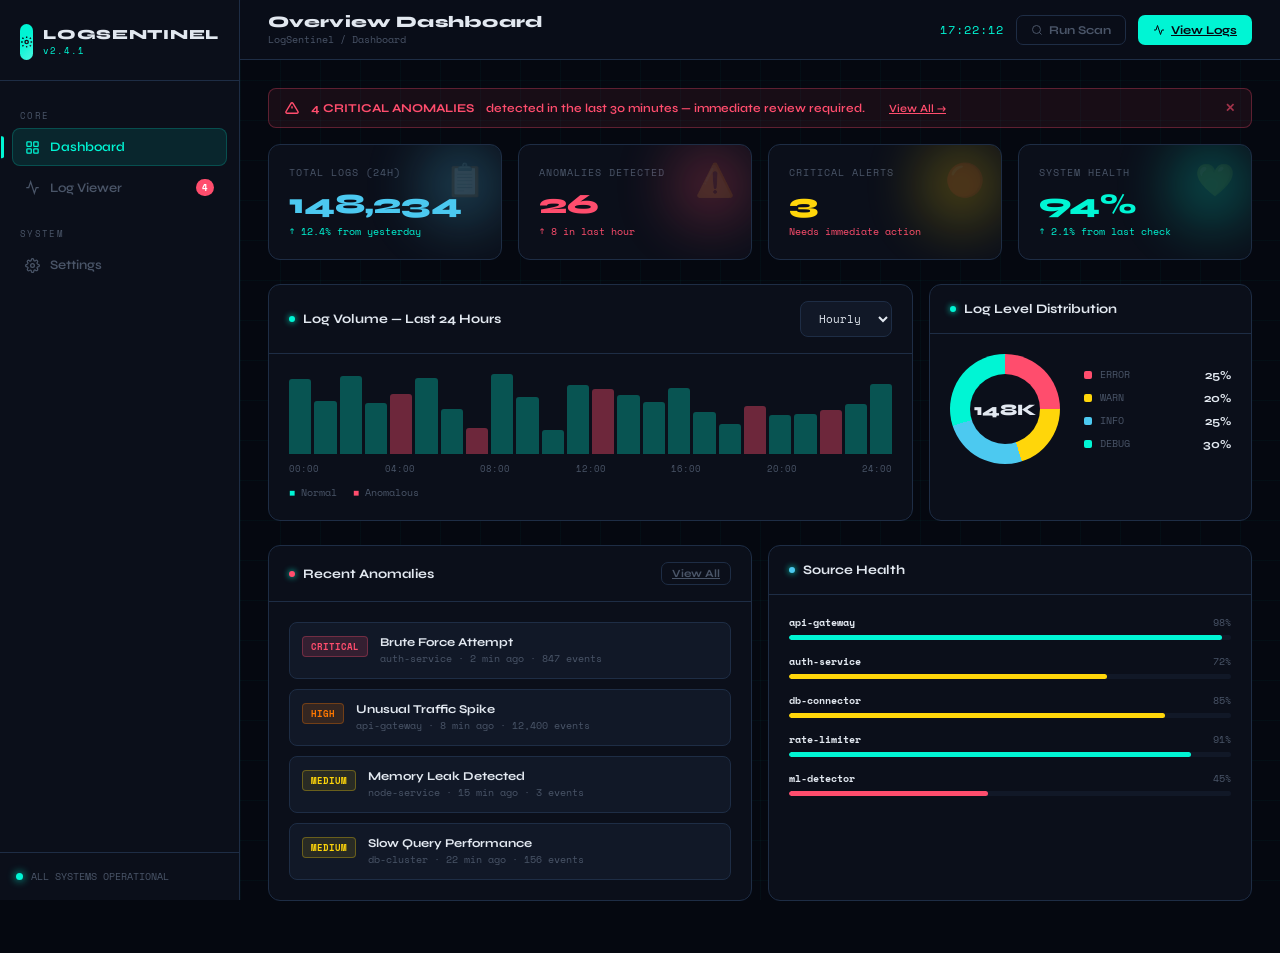
<file: Frontend/index.html>
<!DOCTYPE html>
<html lang="en">
<head>
  <meta charset="UTF-8" />
  <meta name="viewport" content="width=device-width, initial-scale=1.0" />
  <title>LogSentinel — Dashboard</title>
  <link rel="stylesheet" href="Css/style.css" />
</head>
<body>

<div class="app-shell">

  <!-- ═══════════════ SIDEBAR ═══════════════ -->
  <aside class="sidebar">
    <div class="sidebar-brand">
      <a class="brand-logo" href="index.html">
        <div class="brand-icon">
          <svg width="18" height="18" viewBox="0 0 24 24" fill="none" stroke="currentColor" stroke-width="2.5">
            <circle cx="12" cy="12" r="3"/>
            <path d="M12 2v3M12 19v3M4.22 4.22l2.12 2.12M17.66 17.66l2.12 2.12M2 12h3M19 12h3M4.22 19.78l2.12-2.12M17.66 6.34l2.12-2.12"/>
          </svg>
        </div>
        <div>
          <span class="brand-name">LogSentinel</span>
          <span class="brand-sub">v2.4.1 </span>
        </div>
      </a>
    </div>

    <nav class="sidebar-nav">
      <div class="nav-section-label">Core</div>

      <a class="nav-item active" href="index.html">
        <svg width="15" height="15" viewBox="0 0 24 24" fill="none" stroke="currentColor" stroke-width="2">
          <rect x="3" y="3" width="7" height="7" rx="1"/><rect x="14" y="3" width="7" height="7" rx="1"/>
          <rect x="3" y="14" width="7" height="7" rx="1"/><rect x="14" y="14" width="7" height="7" rx="1"/>
        </svg>
        Dashboard
      </a>

      <a class="nav-item" href="logs.html">
        <svg width="15" height="15" viewBox="0 0 24 24" fill="none" stroke="currentColor" stroke-width="2">
          <polyline points="22 12 18 12 15 21 9 3 6 12 2 12"/>
        </svg>
        Log Viewer
        <span class="nav-badge" id="anomaly-badge">4</span>
      </a>

      <div class="nav-section-label" style="margin-top:8px">System</div>

      <a class="nav-item" href="settings.html">
        <svg width="15" height="15" viewBox="0 0 24 24" fill="none" stroke="currentColor" stroke-width="2">
          <circle cx="12" cy="12" r="3"/>
          <path d="M19.4 15a1.65 1.65 0 00.33 1.82l.06.06a2 2 0 010 2.83 2 2 0 01-2.83 0l-.06-.06a1.65 1.65 0 00-1.82-.33 1.65 1.65 0 00-1 1.51V21a2 2 0 01-4 0v-.09A1.65 1.65 0 009 19.4a1.65 1.65 0 00-1.82.33l-.06.06a2 2 0 01-2.83-2.83l.06-.06A1.65 1.65 0 004.68 15a1.65 1.65 0 00-1.51-1H3a2 2 0 010-4h.09A1.65 1.65 0 004.6 9a1.65 1.65 0 00-.33-1.82l-.06-.06a2 2 0 012.83-2.83l.06.06A1.65 1.65 0 009 4.68a1.65 1.65 0 001-1.51V3a2 2 0 014 0v.09a1.65 1.65 0 001 1.51 1.65 1.65 0 001.82-.33l.06-.06a2 2 0 012.83 2.83l-.06.06A1.65 1.65 0 0019.4 9a1.65 1.65 0 001.51 1H21a2 2 0 010 4h-.09a1.65 1.65 0 00-1.51 1z"/>
        </svg>
        Settings
      </a>
    </nav>

    <div class="sidebar-footer">
      <div class="system-status">
        <div class="status-dot"></div>
        ALL SYSTEMS OPERATIONAL
      </div>
    </div>
  </aside>

  <!-- ═══════════════ MAIN ═══════════════ -->
  <div class="main">

    <header class="header">
      <div class="header-left">
        <div class="page-title">Overview Dashboard</div>
        <div class="page-breadcrumb">LogSentinel / Dashboard</div>
      </div>
      <div class="header-right">
        <div class="header-clock" id="clock">--:--:--</div>
        <button class="btn btn-ghost" id="scan-btn" onclick="triggerScan()">
          <svg width="12" height="12" viewBox="0 0 24 24" fill="none" stroke="currentColor" stroke-width="2">
            <circle cx="11" cy="11" r="8"/><line x1="21" y1="21" x2="16.65" y2="16.65"/>
          </svg>
          Run Scan
        </button>
        <a class="btn btn-primary" href="logs.html">
          <svg width="12" height="12" viewBox="0 0 24 24" fill="none" stroke="currentColor" stroke-width="2">
            <polyline points="22 12 18 12 15 21 9 3 6 12 2 12"/>
          </svg>
          View Logs
        </a>
      </div>
    </header>

    <div class="page-content">

      <!-- Critical Alert -->
      <div class="alert-strip danger" id="critical-alert">
        <svg width="14" height="14" viewBox="0 0 24 24" fill="none" stroke="currentColor" stroke-width="2.5">
          <path d="M10.29 3.86L1.82 18a2 2 0 001.71 3h16.94a2 2 0 001.71-3L13.71 3.86a2 2 0 00-3.42 0z"/>
          <line x1="12" y1="9" x2="12" y2="13"/><line x1="12" y1="17" x2="12.01" y2="17"/>
        </svg>
        <strong>4 CRITICAL ANOMALIES</strong> detected in the last 30 minutes — immediate review required.
        <a href="logs.html" style="margin-left:12px;color:inherit;font-size:11px;text-decoration:underline">View All →</a>
        <span style="margin-left:auto;cursor:pointer;opacity:0.6" onclick="this.parentElement.style.display='none'">✕</span>
      </div>

      <!-- Stats -->
      <div class="stats-grid">
        <div class="stat-card info">
          <div class="stat-label">Total Logs (24h)</div>
          <div class="stat-value" id="stat-total">0</div>
          <div class="stat-change up">↑ 12.4% from yesterday</div>
          <div class="stat-icon">📋</div>
        </div>
        <div class="stat-card danger">
          <div class="stat-label">Anomalies Detected</div>
          <div class="stat-value" id="stat-anomaly">0</div>
          <div class="stat-change down">↑ 8 in last hour</div>
          <div class="stat-icon">⚠️</div>
        </div>
        <div class="stat-card warning">
          <div class="stat-label">Critical Alerts</div>
          <div class="stat-value" id="stat-critical">0</div>
          <div class="stat-change down">Needs immediate action</div>
          <div class="stat-icon">🔴</div>
        </div>
        <div class="stat-card success">
          <div class="stat-label">System Health</div>
          <div class="stat-value" id="stat-health">--</div>
          <div class="stat-change up">↑ 2.1% from last check</div>
          <div class="stat-icon">💚</div>
        </div>
      </div>

      <!-- Volume chart + donut -->
      <div class="content-grid wide">
        <div class="panel">
          <div class="panel-header">
            <div class="panel-title">
              <span class="panel-title-dot"></span>
              Log Volume — Last 24 Hours
            </div>
            <select class="select-input" onchange="updateChart(this.value)">
              <option>Hourly</option>
              <option>6-Hour</option>
              <option>Daily</option>
            </select>
          </div>
          <div class="panel-body">
            <div class="mini-bar-chart" id="volume-chart"></div>
            <div class="chart-labels" id="chart-labels"></div>
            <div class="chart-legend">
              <span><span style="color:var(--accent)">■</span> Normal</span>
              <span><span style="color:var(--danger)">■</span> Anomalous</span>
            </div>
          </div>
        </div>

        <div class="panel">
          <div class="panel-header">
            <div class="panel-title">
              <span class="panel-title-dot"></span>
              Log Level Distribution
            </div>
          </div>
          <div class="panel-body">
            <div class="donut-wrap">
              <div class="donut" style="position:relative">
                <span class="donut-center">148K</span>
              </div>
              <div class="donut-legend">
                <div class="legend-item">
                  <div class="legend-dot" style="background:var(--danger)"></div>
                  <span class="legend-label">ERROR</span>
                  <span class="legend-val">25%</span>
                </div>
                <div class="legend-item">
                  <div class="legend-dot" style="background:var(--warning)"></div>
                  <span class="legend-label">WARN</span>
                  <span class="legend-val">20%</span>
                </div>
                <div class="legend-item">
                  <div class="legend-dot" style="background:var(--info)"></div>
                  <span class="legend-label">INFO</span>
                  <span class="legend-val">25%</span>
                </div>
                <div class="legend-item">
                  <div class="legend-dot" style="background:var(--success)"></div>
                  <span class="legend-label">DEBUG</span>
                  <span class="legend-val">30%</span>
                </div>
              </div>
            </div>
          </div>
        </div>
      </div>

      <!-- Anomaly list + Source health -->
      <div class="content-grid">
        <div class="panel">
          <div class="panel-header">
            <div class="panel-title">
              <span class="panel-title-dot" style="background:var(--danger)"></span>
              Recent Anomalies
            </div>
            <a class="btn btn-ghost" href="logs.html" style="font-size:11px;padding:4px 10px">View All</a>
          </div>
          <div class="panel-body">
            <div class="anomaly-list" id="dashboard-anomalies">
              <div style="color:var(--muted);font-size:12px;text-align:center;padding:20px">Loading…</div>
            </div>
          </div>
        </div>

        <div class="panel">
          <div class="panel-header">
            <div class="panel-title">
              <span class="panel-title-dot" style="background:var(--info)"></span>
              Source Health
            </div>
          </div>
          <div class="panel-body"> 
            <div class="progress-list" id="source-health"></div>
          </div>
        </div>
      </div>

    </div><!-- /page-content -->
  </div><!-- /main -->
</div><!-- /app-shell -->

<div class="toast-container" id="toast-container"></div>

<script src="Javascript/api.js"></script>
<script src="Javascript/dashboard.js"></script>
</body>
</html>
</file>
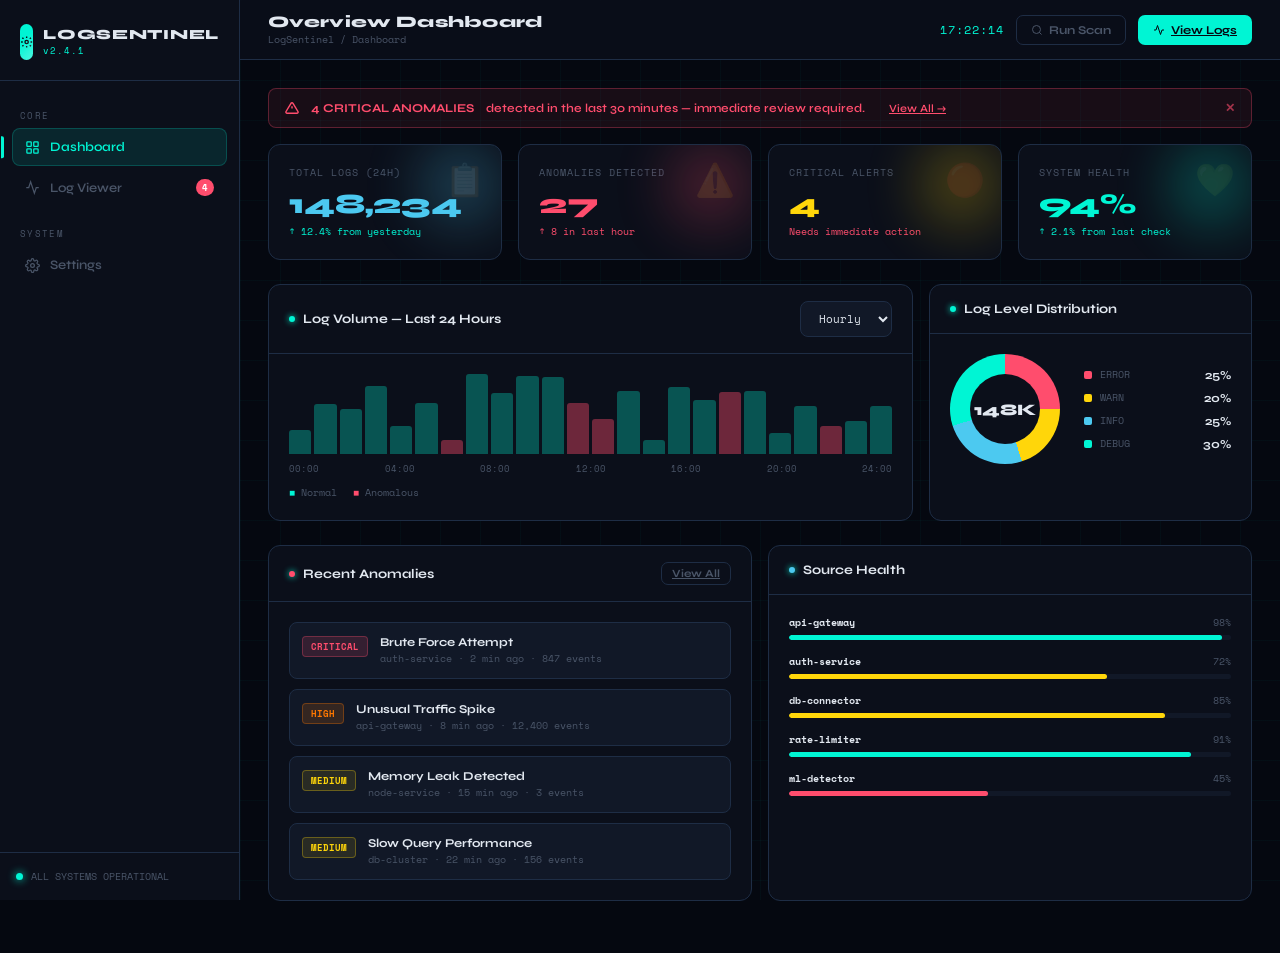
<file: Frontend/Index.html>
<!DOCTYPE html>
<html lang="en">
<head>
  <meta charset="UTF-8" />
  <meta name="viewport" content="width=device-width, initial-scale=1.0" />
  <title>LogSentinel — Dashboard</title>
  <link rel="stylesheet" href="Css/style.css" />
</head>
<body>

<div class="app-shell">

  <!-- ═══════════════ SIDEBAR ═══════════════ -->
  <aside class="sidebar">
    <div class="sidebar-brand">
      <a class="brand-logo" href="index.html">
        <div class="brand-icon">
          <svg width="18" height="18" viewBox="0 0 24 24" fill="none" stroke="currentColor" stroke-width="2.5">
            <circle cx="12" cy="12" r="3"/>
            <path d="M12 2v3M12 19v3M4.22 4.22l2.12 2.12M17.66 17.66l2.12 2.12M2 12h3M19 12h3M4.22 19.78l2.12-2.12M17.66 6.34l2.12-2.12"/>
          </svg>
        </div>
        <div>
          <span class="brand-name">LogSentinel</span>
          <span class="brand-sub">v2.4.1 </span>
        </div>
      </a>
    </div>

    <nav class="sidebar-nav">
      <div class="nav-section-label">Core</div>

      <a class="nav-item active" href="index.html">
        <svg width="15" height="15" viewBox="0 0 24 24" fill="none" stroke="currentColor" stroke-width="2">
          <rect x="3" y="3" width="7" height="7" rx="1"/><rect x="14" y="3" width="7" height="7" rx="1"/>
          <rect x="3" y="14" width="7" height="7" rx="1"/><rect x="14" y="14" width="7" height="7" rx="1"/>
        </svg>
        Dashboard
      </a>

      <a class="nav-item" href="logs.html">
        <svg width="15" height="15" viewBox="0 0 24 24" fill="none" stroke="currentColor" stroke-width="2">
          <polyline points="22 12 18 12 15 21 9 3 6 12 2 12"/>
        </svg>
        Log Viewer
        <span class="nav-badge" id="anomaly-badge">4</span>
      </a>

      <div class="nav-section-label" style="margin-top:8px">System</div>

      <a class="nav-item" href="settings.html">
        <svg width="15" height="15" viewBox="0 0 24 24" fill="none" stroke="currentColor" stroke-width="2">
          <circle cx="12" cy="12" r="3"/>
          <path d="M19.4 15a1.65 1.65 0 00.33 1.82l.06.06a2 2 0 010 2.83 2 2 0 01-2.83 0l-.06-.06a1.65 1.65 0 00-1.82-.33 1.65 1.65 0 00-1 1.51V21a2 2 0 01-4 0v-.09A1.65 1.65 0 009 19.4a1.65 1.65 0 00-1.82.33l-.06.06a2 2 0 01-2.83-2.83l.06-.06A1.65 1.65 0 004.68 15a1.65 1.65 0 00-1.51-1H3a2 2 0 010-4h.09A1.65 1.65 0 004.6 9a1.65 1.65 0 00-.33-1.82l-.06-.06a2 2 0 012.83-2.83l.06.06A1.65 1.65 0 009 4.68a1.65 1.65 0 001-1.51V3a2 2 0 014 0v.09a1.65 1.65 0 001 1.51 1.65 1.65 0 001.82-.33l.06-.06a2 2 0 012.83 2.83l-.06.06A1.65 1.65 0 0019.4 9a1.65 1.65 0 001.51 1H21a2 2 0 010 4h-.09a1.65 1.65 0 00-1.51 1z"/>
        </svg>
        Settings
      </a>
    </nav>

    <div class="sidebar-footer">
      <div class="system-status">
        <div class="status-dot"></div>
        ALL SYSTEMS OPERATIONAL
      </div>
    </div>
  </aside>

  <!-- ═══════════════ MAIN ═══════════════ -->
  <div class="main">

    <header class="header">
      <div class="header-left">
        <div class="page-title">Overview Dashboard</div>
        <div class="page-breadcrumb">LogSentinel / Dashboard</div>
      </div>
      <div class="header-right">
        <div class="header-clock" id="clock">--:--:--</div>
        <button class="btn btn-ghost" id="scan-btn" onclick="triggerScan()">
          <svg width="12" height="12" viewBox="0 0 24 24" fill="none" stroke="currentColor" stroke-width="2">
            <circle cx="11" cy="11" r="8"/><line x1="21" y1="21" x2="16.65" y2="16.65"/>
          </svg>
          Run Scan
        </button>
        <a class="btn btn-primary" href="logs.html">
          <svg width="12" height="12" viewBox="0 0 24 24" fill="none" stroke="currentColor" stroke-width="2">
            <polyline points="22 12 18 12 15 21 9 3 6 12 2 12"/>
          </svg>
          View Logs
        </a>
      </div>
    </header>

    <div class="page-content">

      <!-- Critical Alert -->
      <div class="alert-strip danger" id="critical-alert">
        <svg width="14" height="14" viewBox="0 0 24 24" fill="none" stroke="currentColor" stroke-width="2.5">
          <path d="M10.29 3.86L1.82 18a2 2 0 001.71 3h16.94a2 2 0 001.71-3L13.71 3.86a2 2 0 00-3.42 0z"/>
          <line x1="12" y1="9" x2="12" y2="13"/><line x1="12" y1="17" x2="12.01" y2="17"/>
        </svg>
        <strong>4 CRITICAL ANOMALIES</strong> detected in the last 30 minutes — immediate review required.
        <a href="logs.html" style="margin-left:12px;color:inherit;font-size:11px;text-decoration:underline">View All →</a>
        <span style="margin-left:auto;cursor:pointer;opacity:0.6" onclick="this.parentElement.style.display='none'">✕</span>
      </div>

      <!-- Stats -->
      <div class="stats-grid">
        <div class="stat-card info">
          <div class="stat-label">Total Logs (24h)</div>
          <div class="stat-value" id="stat-total">0</div>
          <div class="stat-change up">↑ 12.4% from yesterday</div>
          <div class="stat-icon">📋</div>
        </div>
        <div class="stat-card danger">
          <div class="stat-label">Anomalies Detected</div>
          <div class="stat-value" id="stat-anomaly">0</div>
          <div class="stat-change down">↑ 8 in last hour</div>
          <div class="stat-icon">⚠️</div>
        </div>
        <div class="stat-card warning">
          <div class="stat-label">Critical Alerts</div>
          <div class="stat-value" id="stat-critical">0</div>
          <div class="stat-change down">Needs immediate action</div>
          <div class="stat-icon">🔴</div>
        </div>
        <div class="stat-card success">
          <div class="stat-label">System Health</div>
          <div class="stat-value" id="stat-health">--</div>
          <div class="stat-change up">↑ 2.1% from last check</div>
          <div class="stat-icon">💚</div>
        </div>
      </div>

      <!-- Volume chart + donut -->
      <div class="content-grid wide">
        <div class="panel">
          <div class="panel-header">
            <div class="panel-title">
              <span class="panel-title-dot"></span>
              Log Volume — Last 24 Hours
            </div>
            <select class="select-input" onchange="updateChart(this.value)">
              <option>Hourly</option>
              <option>6-Hour</option>
              <option>Daily</option>
            </select>
          </div>
          <div class="panel-body">
            <div class="mini-bar-chart" id="volume-chart"></div>
            <div class="chart-labels" id="chart-labels"></div>
            <div class="chart-legend">
              <span><span style="color:var(--accent)">■</span> Normal</span>
              <span><span style="color:var(--danger)">■</span> Anomalous</span>
            </div>
          </div>
        </div>

        <div class="panel">
          <div class="panel-header">
            <div class="panel-title">
              <span class="panel-title-dot"></span>
              Log Level Distribution
            </div>
          </div>
          <div class="panel-body">
            <div class="donut-wrap">
              <div class="donut" style="position:relative">
                <span class="donut-center">148K</span>
              </div>
              <div class="donut-legend">
                <div class="legend-item">
                  <div class="legend-dot" style="background:var(--danger)"></div>
                  <span class="legend-label">ERROR</span>
                  <span class="legend-val">25%</span>
                </div>
                <div class="legend-item">
                  <div class="legend-dot" style="background:var(--warning)"></div>
                  <span class="legend-label">WARN</span>
                  <span class="legend-val">20%</span>
                </div>
                <div class="legend-item">
                  <div class="legend-dot" style="background:var(--info)"></div>
                  <span class="legend-label">INFO</span>
                  <span class="legend-val">25%</span>
                </div>
                <div class="legend-item">
                  <div class="legend-dot" style="background:var(--success)"></div>
                  <span class="legend-label">DEBUG</span>
                  <span class="legend-val">30%</span>
                </div>
              </div>
            </div>
          </div>
        </div>
      </div>

      <!-- Anomaly list + Source health -->
      <div class="content-grid">
        <div class="panel">
          <div class="panel-header">
            <div class="panel-title">
              <span class="panel-title-dot" style="background:var(--danger)"></span>
              Recent Anomalies
            </div>
            <a class="btn btn-ghost" href="logs.html" style="font-size:11px;padding:4px 10px">View All</a>
          </div>
          <div class="panel-body">
            <div class="anomaly-list" id="dashboard-anomalies">
              <div style="color:var(--muted);font-size:12px;text-align:center;padding:20px">Loading…</div>
            </div>
          </div>
        </div>

        <div class="panel">
          <div class="panel-header">
            <div class="panel-title">
              <span class="panel-title-dot" style="background:var(--info)"></span>
              Source Health
            </div>
          </div>
          <div class="panel-body"> 
            <div class="progress-list" id="source-health"></div>
          </div>
        </div>
      </div>

    </div><!-- /page-content -->
  </div><!-- /main -->
</div><!-- /app-shell -->

<div class="toast-container" id="toast-container"></div>

<script src="Javascript/api.js"></script>
<script src="Javascript/dashboard.js"></script>
<script src="Javascript/logs.js"></script>
</body>
</html>
</file>
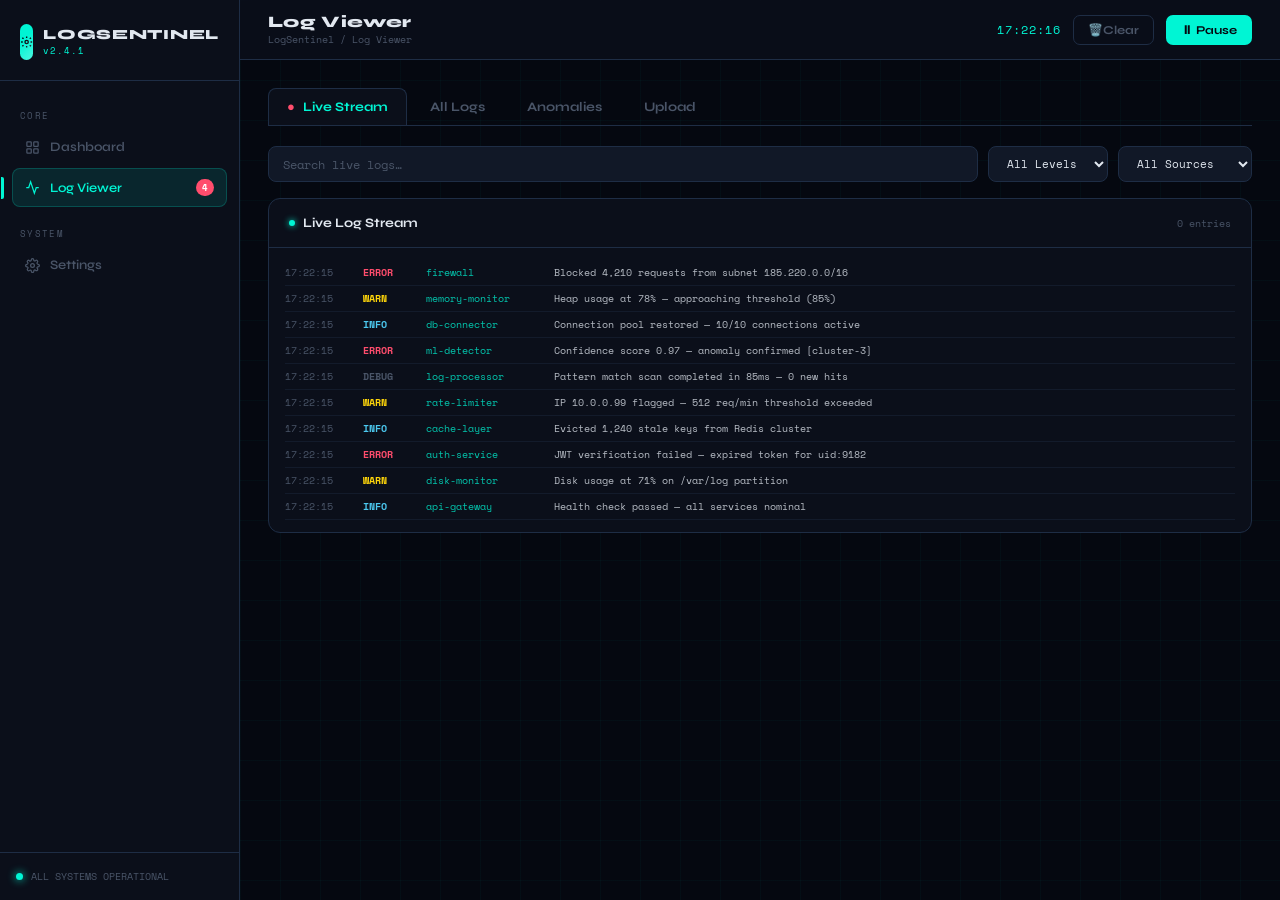
<file: Frontend/Logs.html>
<!DOCTYPE html>
<html lang="en">
<head>
  <meta charset="UTF-8" />
  <meta name="viewport" content="width=device-width, initial-scale=1.0" />
  <title>LogSentinel — Log Viewer</title>
  <link rel="stylesheet" href="Css/style.css" />
  <style>
    /* Page-specific extras */
    .tabs { display: flex; gap: 4px;
         border-bottom: 1px solid var(--border);
          margin-bottom: 20px; }
    .tab  {
      padding: 10px 18px; font-size: 13px; font-weight: 700; cursor: pointer;
      border-radius: 8px 8px 0 0; color: var(--muted);
      border: 1px solid transparent; border-bottom: none;
      transition: all 0.2s; font-family: 'Syne', sans-serif;
    }
    .tab:hover  { color: var(--text); }
    .tab.active { background: var(--surface); color: var(--accent); border-color: var(--border); border-bottom-color: var(--surface); }

    .tab-panel { display: none; }
    .tab-panel.active { display: block; animation: fadeIn 0.25s ease; }
    @keyframes fadeIn { from{opacity:0;transform:translateY(6px)} to{opacity:1;transform:translateY(0)} }

    .upload-zone {
      border: 2px dashed var(--border); border-radius: 12px;
      padding: 48px; text-align: center; cursor: pointer;
      transition: all 0.3s;
    }
    .upload-zone:hover, .upload-zone.drag-over {
      border-color: var(--accent);
      background: rgba(0,245,212,0.03);
    }
    .upload-icon  { font-size: 42px; display: block; margin-bottom: 12px; }
    .upload-title { font-size: 15px; font-weight: 700; color: var(--text); margin-bottom: 6px; }
    .upload-sub   { font-family: 'Space Mono', monospace; font-size: 11px; color: var(--muted); }
  </style>
</head>
<body>

<div class="app-shell">

  <!-- ═══════════════ SIDEBAR ═══════════════ -->
  <aside class="sidebar">
    <div class="sidebar-brand">
      <a class="brand-logo" href="index.html">
        <div class="brand-icon">
          <svg width="18" height="18" viewBox="0 0 24 24" fill="none" stroke="currentColor" stroke-width="2.5">
            <circle cx="12" cy="12" r="3"/>
            <path d="M12 2v3M12 19v3M4.22 4.22l2.12 2.12M17.66 17.66l2.12 2.12M2 12h3M19 12h3M4.22 19.78l2.12-2.12M17.66 6.34l2.12-2.12"/>
          </svg>
        </div>
        <div>
          <span class="brand-name">LogSentinel</span>
          <span class="brand-sub">v2.4.1</span>
        </div>
      </a>
    </div>

    <nav class="sidebar-nav">
      <div class="nav-section-label">Core</div>

      <a class="nav-item" href="index.html">
        <svg width="15" height="15" viewBox="0 0 24 24" fill="none" stroke="currentColor" stroke-width="2">
          <rect x="3" y="3" width="7" height="7" rx="1"/><rect x="14" y="3" width="7" height="7" rx="1"/>
          <rect x="3" y="14" width="7" height="7" rx="1"/><rect x="14" y="14" width="7" height="7" rx="1"/>
        </svg>
        Dashboard
      </a>

      <a class="nav-item active" href="logs.html">
        <svg width="15" height="15" viewBox="0 0 24 24" fill="none" stroke="currentColor" stroke-width="2">
          <polyline points="22 12 18 12 15 21 9 3 6 12 2 12"/>
        </svg>
        Log Viewer
        <span class="nav-badge">4</span>
      </a>

      <div class="nav-section-label" style="margin-top:8px">System</div>

      <a class="nav-item" href="#">
        <svg width="15" height="15" viewBox="0 0 24 24" fill="none" stroke="currentColor" stroke-width="2">
          <circle cx="12" cy="12" r="3"/>
          <path d="M19.4 15a1.65 1.65 0 00.33 1.82l.06.06a2 2 0 010 2.83 2 2 0 01-2.83 0l-.06-.06a1.65 1.65 0 00-1.82-.33 1.65 1.65 0 00-1 1.51V21a2 2 0 01-4 0v-.09A1.65 1.65 0 009 19.4a1.65 1.65 0 00-1.82.33l-.06.06a2 2 0 01-2.83-2.83l.06-.06A1.65 1.65 0 004.68 15a1.65 1.65 0 00-1.51-1H3a2 2 0 010-4h.09A1.65 1.65 0 004.6 9a1.65 1.65 0 00-.33-1.82l-.06-.06a2 2 0 012.83-2.83l.06.06A1.65 1.65 0 009 4.68a1.65 1.65 0 001-1.51V3a2 2 0 014 0v.09a1.65 1.65 0 001 1.51 1.65 1.65 0 001.82-.33l.06-.06a2 2 0 012.83 2.83l-.06.06A1.65 1.65 0 0019.4 9a1.65 1.65 0 001.51 1H21a2 2 0 010 4h-.09a1.65 1.65 0 00-1.51 1z"/>
        </svg>
        Settings
      </a>
    </nav>

    <div class="sidebar-footer">
      <div class="system-status">
        <div class="status-dot"></div>
        ALL SYSTEMS OPERATIONAL
      </div>
    </div>
  </aside>

  <!-- ═══════════════ MAIN ═══════════════ -->
  <div class="main">

    <header class="header">
      <div class="header-left">
        <div class="page-title">Log Viewer</div>
        <div class="page-breadcrumb">LogSentinel / Log Viewer</div>
      </div>
      <div class="header-right">
        <div class="header-clock" id="clock">--:--:--</div>
        <button class="btn btn-ghost" onclick="window.clearLogs()">🗑️Clear</button>
        <button class="btn btn-primary" id="pause-btn" onclick="window.togglePause()">⏸ Pause</button>
      </div>
    </header>

    <div class="page-content">

      <!-- Tabs -->
      <div class="tabs">
        <div class="tab active" onclick="switchTab('live')">
          <span style="color:var(--danger);margin-right:5px">●</span> Live Stream
        </div>
        <div class="tab" onclick="switchTab('all')">All Logs</div>
        <div class="tab" onclick="switchTab('anomalies')">Anomalies</div>
        <div class="tab" onclick="switchTab('upload')">Upload</div>
      </div>

      <!-- ▌ LIVE STREAM ▐ -->
      <div class="tab-panel active" id="tab-live">

        <div class="filter-bar">
          <input class="search-input" type="text" placeholder="Search live logs…"
            id="log-search" oninput="window.filterLogs()"/>
          <select class="select-input" id="log-level-filter" onchange="window.filterLogs()">
            <option value="">All Levels</option>
            <option>ERROR</option><option>WARN</option>
            <option>INFO</option><option>DEBUG</option>
          </select>
          <select class="select-input" id="log-source-filter" onchange="window.filterLogs()">
            <option value="">All Sources</option>
            <option>auth-service</option><option>api-gateway</option>
            <option>db-connector</option><option>rate-limiter</option>
            <option>ml-detector</option><option>firewall</option>
          </select>
        </div>

        <div class="panel">
          <div class="panel-header">
            <div class="panel-title">
              <span class="panel-title-dot" style="animation:dot-blink 0.8s infinite"></span>
              Live Log Stream
            </div>
            <span style="font-family:'Space Mono',monospace;font-size:10px;color:var(--muted)"
              id="log-count">0 entries</span>
          </div>
          <div class="panel-body" style="padding:12px 16px">
            <div class="log-feed" id="log-feed"></div>
          </div>
        </div>
      </div>

      <!-- ▌ ALL LOGS ▐ -->
      <div class="tab-panel" id="tab-all">
        <div class="panel">
          <div class="panel-header">
            <div class="panel-title">
              <span class="panel-title-dot" style="background:var(--info)"></span>
              All Captured Logs
            </div>
            <span style="font-family:'Space Mono',monospace;font-size:10px;color:var(--muted)"
              id="log-count-2">-- entries</span>
          </div>
          <div class="panel-body" style="padding:0">
            <table class="data-table">
              <thead>
                <tr><th>#</th><th>Time</th><th>Level</th><th>Source</th><th>Message</th></tr>
              </thead>
              <tbody id="log-table-body"></tbody>
            </table>
          </div>
        </div>
      </div>

      <!-- ▌ ANOMALIES ▐ -->
      <div class="tab-panel" id="tab-anomalies">

        <!-- Severity counts -->
        <div class="stats-grid" style="margin-bottom:16px">
          <div class="stat-card danger" style="padding:14px">
            <div class="stat-label">Critical</div>
            <div class="stat-value" id="sev-critical" style="font-size:22px">2</div>
          </div>
          <div class="stat-card warning" style="padding:14px">
            <div class="stat-label">High</div>
            <div class="stat-value" id="sev-high" style="font-size:22px">2</div>
          </div>
          <div class="stat-card info" style="padding:14px">
            <div class="stat-label">Medium</div>
            <div class="stat-value" id="sev-medium" style="font-size:22px">2</div>
          </div>
          <div class="stat-card success" style="padding:14px">
            <div class="stat-label">Low</div>
            <div class="stat-value" id="sev-low" style="font-size:22px">2</div>
          </div>
        </div>

        <div class="filter-bar">
          <input class="search-input" type="text" placeholder="Search anomalies…"
            id="anomaly-search" oninput="window.filterAnomalies()"/>
          <select class="select-input" id="anomaly-sev-filter" onchange="window.filterAnomalies()">
            <option value="">All Severities</option>
            <option>critical</option><option>high</option>
            <option>medium</option><option>low</option>
          </select>
          <button class="btn btn-danger" onclick="runAnomalyScan()">🔍 Run Detection Scan</button>
        </div>

        <div class="panel">
          <div class="panel-header">
            <div class="panel-title">
              <span class="panel-title-dot" style="background:var(--danger)"></span>
              Detected Anomalies
            </div>
          </div>
          <div class="panel-body" style="padding:0">
            <table class="data-table">
              <thead>
                <tr><th>ID</th><th>Anomaly</th><th>Source</th><th>Severity</th><th>Events</th><th>Detected</th><th>Actions</th></tr>
              </thead>
              <tbody id="anomaly-table-body"></tbody>
            </table>
          </div>
        </div>
      </div>

      <!-- ▌ UPLOAD ▐ -->
      <div class="tab-panel" id="tab-upload">
        <div class="content-grid">

          <div class="panel">
            <div class="panel-header">
              <div class="panel-title">
                <span class="panel-title-dot"></span>
                Upload Log File
              </div>
            </div>
            <div class="panel-body">
              <div class="upload-zone" id="upload-zone"
                onclick="document.getElementById('file-input').click()">
                <span class="upload-icon">📂</span>
                <div class="upload-title">Drop your log file here</div>
                <div class="upload-sub">Supports .log .txt .gz .json — Max 500MB</div>
                <input type="file" id="file-input" accept=".log,.txt,.gz,.json"
                  style="display:none" onchange="window.handleFileSelect(event)"/>
              </div>

              <div id="upload-preview" style="display:none;margin-top:16px">
                <div class="alert-strip warning">
                  📄 <span id="upload-filename">—</span> &nbsp;—&nbsp; <span id="upload-size">0 KB</span>
                </div>
                <div style="display:flex;gap:10px">
                  <button class="btn btn-primary" onclick="window.uploadFile()" style="flex:1">
                    Upload &amp; Process
                  </button>
                  <button class="btn btn-ghost" onclick="window.cancelUpload()">Cancel</button>
                </div>
              </div>

              <div id="upload-progress" style="display:none;margin-top:16px">
                <div class="progress-item">
                  <div class="progress-label">
                    <span>Uploading…</span>
                    <span id="upload-pct">0%</span>
                  </div>
                  <div class="progress-bar">
                    <div class="progress-fill" id="upload-bar"
                      style="width:0%;background:var(--accent)"></div>
                  </div>
                </div>
              </div>
            </div>
          </div>

          <div class="panel">
            <div class="panel-header">
              <div class="panel-title">
                <span class="panel-title-dot" style="background:var(--info)"></span>
                Recent Uploads
              </div>
            </div>
            <div class="panel-body" style="padding:0">
              <table class="data-table">
                <thead>
                  <tr><th>File</th><th>Size</th><th>Lines</th><th>Anomalies</th><th>Status</th></tr>
                </thead>
                <tbody>
                  <tr>
                    <td style="font-family:'Space Mono',monospace;font-size:10px">app-server-2024-02-14.log</td>
                    <td style="font-family:'Space Mono',monospace;font-size:10px">12.4 MB</td>
                    <td>84,210</td>
                    <td style="color:var(--danger);font-weight:700">13</td>
                    <td><span class="pill pill-success">DONE</span></td>
                  </tr>
                  <tr>
                    <td style="font-family:'Space Mono',monospace;font-size:10px">nginx-access.log.gz</td>
                    <td style="font-family:'Space Mono',monospace;font-size:10px">3.1 MB</td>
                    <td>211,405</td>
                    <td style="color:var(--warning);font-weight:700">5</td>
                    <td><span class="pill pill-success">DONE</span></td>
                  </tr>
                  <tr>
                    <td style="font-family:'Space Mono',monospace;font-size:10px">db-errors-2024-02-13.log</td>
                    <td style="font-family:'Space Mono',monospace;font-size:10px">891 KB</td>
                    <td>6,430</td>
                    <td style="color:var(--success);font-weight:700">0</td>
                    <td><span class="pill pill-success">DONE</span></td>
                  </tr>
                </tbody>
              </table>
            </div>
          </div>
        </div>
      </div>

    </div><!-- /page-content -->
  </div><!-- /main -->
</div><!-- /app-shell -->

<div class="toast-container" id="toast-container"></div>

<script src="Javascript/api.js"></script> 
<script src="Javascript/logs.js"></script>
<script>
// Tab switching
function switchTab(name) {
  document.querySelectorAll('.tab').forEach((t, i) => {
    const names = ['live','all','anomalies','upload'];
    t.classList.toggle('active', names[i] === name);
  });
  document.querySelectorAll('.tab-panel').forEach(p => p.classList.remove('active'));
  const panel = document.getElementById(`tab-${name}`);
  if (panel) panel.classList.add('active');

  // Sync log count badge
  if (name === 'all') {
    const el = document.getElementById('log-count-2');
    const src = document.getElementById('log-count');
    if (el && src) el.textContent = src.textContent;
  }
}

// Clock on logs page
document.addEventListener('DOMContentLoaded', () => {
  const el = document.getElementById('clock');
  if (el) {
    const tick = () => { el.textContent = new Date().toTimeString().slice(0, 8); };
    tick(); setInterval(tick, 1000);
  }
});
</script>
</body>
</html>
</file>
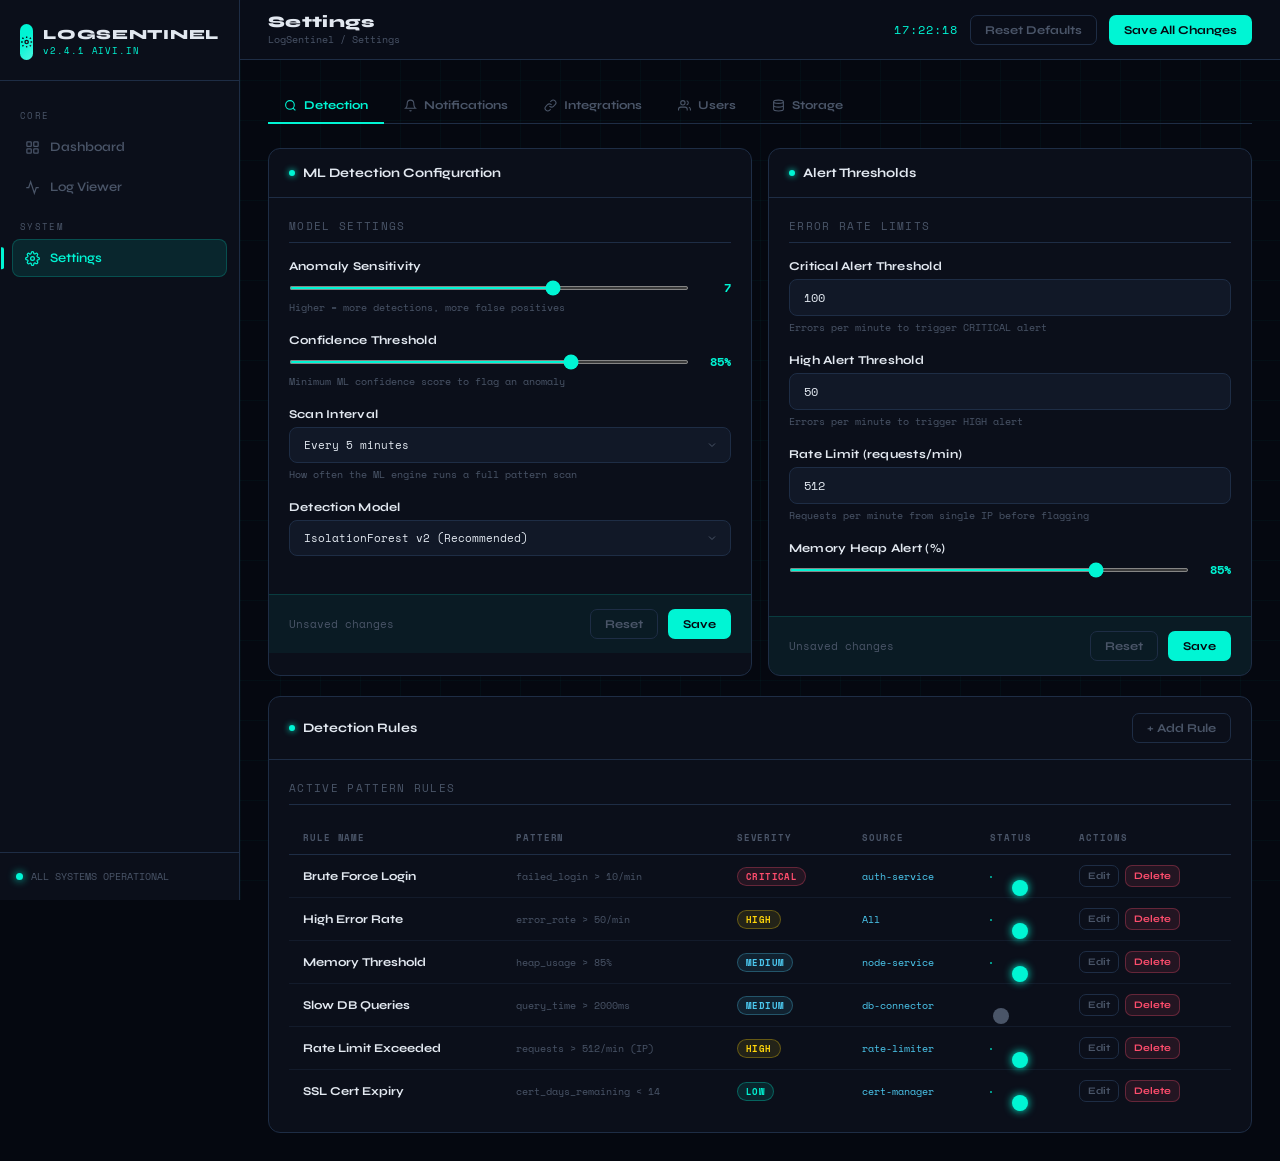
<file: Frontend/settings.html>
<!DOCTYPE html>
<html lang="en">
<head>
  <meta charset="UTF-8" />
  <meta name="viewport" content="width=device-width, initial-scale=1.0" />
  <title>LogSentinel — Settings</title>
  <link rel="stylesheet" href="Css/style.css" />
  <style>
    /* Settings-specific styles — no inline CSS */
    .settings-grid {
      display: grid;
      grid-template-columns: 1fr 1fr;
      gap: 16px;
      margin-bottom: 20px;
    }

    .settings-grid.full {
      grid-template-columns: 1fr;
    }

    .settings-section-title {
      font-size: 11px;
      font-family: 'Space Mono', monospace;
      letter-spacing: 0.12em;
      text-transform: uppercase;
      color: var(--muted);
      margin-bottom: 16px;
      padding-bottom: 8px;
      border-bottom: 1px solid var(--border);
    }

    /* Form fields */
    .form-group {
      margin-bottom: 18px;
    }

    .form-label {
      display: block;
      font-size: 12px;
      font-weight: 700;
      color: var(--text);
      margin-bottom: 6px;
      letter-spacing: 0.02em;
    }

    .form-hint {
      font-family: 'Space Mono', monospace;
      font-size: 10px;
      color: var(--muted);
      margin-top: 4px;
    }

    .form-input {
      width: 100%;
      background: var(--surface2);
      border: 1px solid var(--border);
      border-radius: 8px;
      padding: 9px 14px;
      color: var(--text);
      font-family: 'Space Mono', monospace;
      font-size: 12px;
      outline: none;
      transition: border-color 0.2s;
    }

    .form-input:focus {
      border-color: var(--accent);
      box-shadow: 0 0 0 3px rgba(0,245,212,0.08);
    }

    .form-input::placeholder {
      color: var(--muted);
    }

    .form-select {
      width: 100%;
      background: var(--surface2);
      border: 1px solid var(--border);
      border-radius: 8px;
      padding: 9px 14px;
      color: var(--text);
      font-family: 'Space Mono', monospace;
      font-size: 11px;
      outline: none;
      cursor: pointer;
      transition: border-color 0.2s;
      appearance: none;
      background-image: url("data:image/svg+xml,%3Csvg xmlns='http://www.w3.org/2000/svg' width='12' height='12' viewBox='0 0 24 24' fill='none' stroke='%234a5568' stroke-width='2'%3E%3Cpolyline points='6 9 12 15 18 9'/%3E%3C/svg%3E");
      background-repeat: no-repeat;
      background-position: right 12px center;
    }

    .form-select:focus {
      border-color: var(--accent);
    }

    /* Range slider */
    .range-wrap {
      display: flex;
      align-items: center;
      gap: 12px;
    }

    .form-range {
      flex: 1;
      accent-color: var(--accent);
      height: 4px;
      cursor: pointer;
    }

    .range-value {
      font-family: 'Space Mono', monospace;
      font-size: 12px;
      color: var(--accent);
      font-weight: 700;
      min-width: 30px;
      text-align: right;
    }

    /* Toggle switch */
    .toggle-row {
      display: flex;
      align-items: center;
      justify-content: space-between;
      padding: 12px 14px;
      background: var(--surface2);
      border-radius: 8px;
      border: 1px solid var(--border);
      margin-bottom: 8px;
      transition: border-color 0.2s;
    }

    .toggle-row:hover {
      border-color: rgba(0,245,212,0.2);
    }

    .toggle-info {
      display: flex;
      flex-direction: column;
      gap: 2px;
    }

    .toggle-label {
      font-size: 12px;
      font-weight: 700;
      color: var(--text);
    }

    .toggle-desc {
      font-family: 'Space Mono', monospace;
      font-size: 10px;
      color: var(--muted);
    }

    .toggle-switch {
      position: relative;
      width: 40px;
      height: 22px;
      flex-shrink: 0;
    }

    .toggle-switch input {
      opacity: 0;
      width: 0;
      height: 0;
      position: absolute;
    }

    .toggle-track {
      position: absolute;
      inset: 0;
      background: var(--border);
      border-radius: 22px;
      cursor: pointer;
      transition: background 0.25s;
    }

    .toggle-track::after {
      content: '';
      position: absolute;
      left: 3px;
      top: 3px;
      width: 16px;
      height: 16px;
      border-radius: 50%;
      background: var(--muted);
      transition: all 0.25s;
    }

    .toggle-switch input:checked + .toggle-track {
      background: rgba(0,245,212,0.3);
      border: 1px solid var(--accent);
    }

    .toggle-switch input:checked + .toggle-track::after {
      transform: translateX(18px);
      background: var(--accent);
      box-shadow: 0 0 8px var(--accent);
    }

    /* API Key field */
    .api-key-wrap {
      display: flex;
      gap: 8px;
    }

    .api-key-wrap .form-input {
      font-family: 'Space Mono', monospace;
      letter-spacing: 0.08em;
    }

    /* Webhook row */
    .webhook-row {
      display: flex;
      gap: 8px;
      margin-bottom: 8px;
    }

    .webhook-row .form-input {
      flex: 1;
    }

    /* Status badge */
    .conn-status {
      display: inline-flex;
      align-items: center;
      gap: 5px;
      font-family: 'Space Mono', monospace;
      font-size: 10px;
      padding: 3px 10px;
      border-radius: 10px;
    }

    .conn-status.connected {
      background: rgba(0,245,212,0.1);
      color: var(--success);
      border: 1px solid rgba(0,245,212,0.3);
    }

    .conn-status.disconnected {
      background: rgba(255,77,109,0.1);
      color: var(--danger);
      border: 1px solid rgba(255,77,109,0.3);
    }

    .conn-dot {
      width: 5px;
      height: 5px;
      border-radius: 50%;
      background: currentColor;
    }

    /* Save bar */
    .save-bar {
      display: flex;
      align-items: center;
      justify-content: space-between;
      padding: 14px 20px;
      background: rgba(0,245,212,0.05);
      border-top: 1px solid rgba(0,245,212,0.15);
    }

    .save-bar-msg {
      font-family: 'Space Mono', monospace;
      font-size: 11px;
      color: var(--muted);
    }

    .save-bar-msg.saved {
      color: var(--success);
    }

    .save-bar-actions {
      display: flex;
      gap: 10px;
    }

    /* User card */
    .user-card {
      display: flex;
      align-items: center;
      gap: 14px;
      padding: 14px;
      background: var(--surface2);
      border-radius: 10px;
      border: 1px solid var(--border);
      margin-bottom: 10px;
      transition: border-color 0.2s;
    }

    .user-card:hover {
      border-color: rgba(0,245,212,0.2);
    }

    .user-avatar {
      width: 38px;
      height: 38px;
      border-radius: 50%;
      display: flex;
      align-items: center;
      justify-content: center;
      font-size: 14px;
      font-weight: 800;
      flex-shrink: 0;
    }

    .user-avatar.green  { background: rgba(0,245,212,0.15); color: var(--success); border: 1px solid rgba(0,245,212,0.3); }
    .user-avatar.blue   { background: rgba(76,201,240,0.15); color: var(--info);    border: 1px solid rgba(76,201,240,0.3); }
    .user-avatar.orange { background: rgba(255,120,0,0.15);  color: #ff7800;        border: 1px solid rgba(255,120,0,0.3); }

    .user-info {
      flex: 1;
    }

    .user-name {
      font-size: 12px;
      font-weight: 700;
      color: var(--text);
    }

    .user-role {
      font-family: 'Space Mono', monospace;
      font-size: 10px;
      color: var(--muted);
      margin-top: 1px;
    }

    .user-actions {
      display: flex;
      gap: 6px;
    }

    /* Settings tabs */
    .settings-tabs {
      display: flex;
      gap: 4px;
      margin-bottom: 24px;
      border-bottom: 1px solid var(--border);
    }

    .settings-tab {
      padding: 10px 16px;
      font-size: 12px;
      font-weight: 700;
      cursor: pointer;
      color: var(--muted);
      border-bottom: 2px solid transparent;
      transition: all 0.2s;
      display: flex;
      align-items: center;
      gap: 7px;
      margin-bottom: -1px;
      font-family: 'Syne', sans-serif;
      background: none;
      border-left: none;
      border-right: none;
      border-top: none;
    }

    .settings-tab:hover {
      color: var(--text);
    }

    .settings-tab.active {
      color: var(--accent);
      border-bottom-color: var(--accent);
    }

    .settings-panel {
      display: none;
      animation: fadeIn 0.25s ease;
    }

    .settings-panel.active {
      display: block;
    }

    @keyframes fadeIn {
      from { opacity: 0; transform: translateY(6px); }
      to   { opacity: 1; transform: translateY(0); }
    }

    /* Retention table */
    .retention-row {
      display: flex;
      align-items: center;
      gap: 12px;
      padding: 10px 14px;
      background: var(--surface2);
      border-radius: 8px;
      border: 1px solid var(--border);
      margin-bottom: 8px;
    }

    .retention-label {
      font-size: 12px;
      font-weight: 700;
      color: var(--text);
      flex: 1;
    }

    .retention-sub {
      font-family: 'Space Mono', monospace;
      font-size: 10px;
      color: var(--muted);
    }

    @media (max-width: 900px) {
      .settings-grid { grid-template-columns: 1fr; }
    }
  </style>
</head>
<body>

<div class="app-shell">

  <!-- ═══════════════ SIDEBAR ═══════════════ -->
  <aside class="sidebar">
    <div class="sidebar-brand">
      <a class="brand-logo" href="index.html">
        <div class="brand-icon">
          <svg width="18" height="18" viewBox="0 0 24 24" fill="none" stroke="currentColor" stroke-width="2.5">
            <circle cx="12" cy="12" r="3"/>
            <path d="M12 2v3M12 19v3M4.22 4.22l2.12 2.12M17.66 17.66l2.12 2.12M2 12h3M19 12h3M4.22 19.78l2.12-2.12M17.66 6.34l2.12-2.12"/>
          </svg>
        </div>
        <div>
          <span class="brand-name">LogSentinel</span>
          <span class="brand-sub">v2.4.1 AIVI.IN</span>
        </div>
      </a>
    </div>

    <nav class="sidebar-nav">
      <div class="nav-section-label">Core</div>

      <a class="nav-item" href="index.html">
        <svg width="15" height="15" viewBox="0 0 24 24" fill="none" stroke="currentColor" stroke-width="2">
          <rect x="3" y="3" width="7" height="7" rx="1"/><rect x="14" y="3" width="7" height="7" rx="1"/>
          <rect x="3" y="14" width="7" height="7" rx="1"/><rect x="14" y="14" width="7" height="7" rx="1"/>
        </svg>
        Dashboard
      </a>

      <a class="nav-item" href="logs.html">
        <svg width="15" height="15" viewBox="0 0 24 24" fill="none" stroke="currentColor" stroke-width="2">
          <polyline points="22 12 18 12 15 21 9 3 6 12 2 12"/>
        </svg>
        Log Viewer
      </a>

      <div class="nav-section-label">System</div>

      <a class="nav-item active" href="settings.html">
        <svg width="15" height="15" viewBox="0 0 24 24" fill="none" stroke="currentColor" stroke-width="2">
          <circle cx="12" cy="12" r="3"/>
          <path d="M19.4 15a1.65 1.65 0 00.33 1.82l.06.06a2 2 0 010 2.83 2 2 0 01-2.83 0l-.06-.06a1.65 1.65 0 00-1.82-.33 1.65 1.65 0 00-1 1.51V21a2 2 0 01-4 0v-.09A1.65 1.65 0 009 19.4a1.65 1.65 0 00-1.82.33l-.06.06a2 2 0 01-2.83-2.83l.06-.06A1.65 1.65 0 004.68 15a1.65 1.65 0 00-1.51-1H3a2 2 0 010-4h.09A1.65 1.65 0 004.6 9a1.65 1.65 0 00-.33-1.82l-.06-.06a2 2 0 012.83-2.83l.06.06A1.65 1.65 0 009 4.68a1.65 1.65 0 001-1.51V3a2 2 0 014 0v.09a1.65 1.65 0 001 1.51 1.65 1.65 0 001.82-.33l.06-.06a2 2 0 012.83 2.83l-.06.06A1.65 1.65 0 0019.4 9a1.65 1.65 0 001.51 1H21a2 2 0 010 4h-.09a1.65 1.65 0 00-1.51 1z"/>
        </svg>
        Settings
      </a>
    </nav>

    <div class="sidebar-footer">
      <div class="system-status">
        <div class="status-dot"></div>
        ALL SYSTEMS OPERATIONAL
      </div>
    </div>
  </aside>

  <!-- ═══════════════ MAIN ═══════════════ -->
  <div class="main">

    <header class="header">
      <div class="header-left">
        <div class="page-title">Settings</div>
        <div class="page-breadcrumb">LogSentinel / Settings</div>
      </div>
      <div class="header-right">
        <div class="header-clock" id="clock">--:--:--</div>
        <button class="btn btn-ghost" onclick="resetAll()">Reset Defaults</button>
        <button class="btn btn-primary" onclick="saveAll()">Save All Changes</button>
      </div>
    </header>

    <div class="page-content">

      <!-- Settings Tabs -->
      <div class="settings-tabs">
        <button class="settings-tab active" onclick="switchTab('detection')">
          <svg width="13" height="13" viewBox="0 0 24 24" fill="none" stroke="currentColor" stroke-width="2">
            <circle cx="11" cy="11" r="8"/><line x1="21" y1="21" x2="16.65" y2="16.65"/>
          </svg>
          Detection
        </button>
        <button class="settings-tab" onclick="switchTab('notifications')">
          <svg width="13" height="13" viewBox="0 0 24 24" fill="none" stroke="currentColor" stroke-width="2">
            <path d="M18 8A6 6 0 006 8c0 7-3 9-3 9h18s-3-2-3-9"/><path d="M13.73 21a2 2 0 01-3.46 0"/>
          </svg>
          Notifications
        </button>
        <button class="settings-tab" onclick="switchTab('integrations')">
          <svg width="13" height="13" viewBox="0 0 24 24" fill="none" stroke="currentColor" stroke-width="2">
            <path d="M10 13a5 5 0 007.54.54l3-3a5 5 0 00-7.07-7.07l-1.72 1.71"/>
            <path d="M14 11a5 5 0 00-7.54-.54l-3 3a5 5 0 007.07 7.07l1.71-1.71"/>
          </svg>
          Integrations
        </button>
        <button class="settings-tab" onclick="switchTab('users')">
          <svg width="13" height="13" viewBox="0 0 24 24" fill="none" stroke="currentColor" stroke-width="2">
            <path d="M17 21v-2a4 4 0 00-4-4H5a4 4 0 00-4 4v2"/>
            <circle cx="9" cy="7" r="4"/>
            <path d="M23 21v-2a4 4 0 00-3-3.87"/><path d="M16 3.13a4 4 0 010 7.75"/>
          </svg>
          Users
        </button>
        <button class="settings-tab" onclick="switchTab('storage')">
          <svg width="13" height="13" viewBox="0 0 24 24" fill="none" stroke="currentColor" stroke-width="2">
            <ellipse cx="12" cy="5" rx="9" ry="3"/>
            <path d="M21 12c0 1.66-4 3-9 3s-9-1.34-9-3"/>
            <path d="M3 5v14c0 1.66 4 3 9 3s9-1.34 9-3V5"/>
          </svg>
          Storage
        </button>
      </div>

      <!-- ═══ TAB: DETECTION ═══ -->
      <div class="settings-panel active" id="tab-detection">
        <div class="settings-grid">

          <!-- ML Detection Config -->
          <div class="panel">
            <div class="panel-header">
              <div class="panel-title">
                <span class="panel-title-dot"></span>
                ML Detection Configuration
              </div>
            </div>
            <div class="panel-body">
              <div class="settings-section-title">Model Settings</div>

              <div class="form-group">
                <label class="form-label">Anomaly Sensitivity</label>
                <div class="range-wrap">
                  <input class="form-range" type="range" min="1" max="10" value="7" id="sensitivity"
                    oninput="document.getElementById('sensitivity-val').textContent = this.value"/>
                  <span class="range-value" id="sensitivity-val">7</span>
                </div>
                <div class="form-hint">Higher = more detections, more false positives</div>
              </div>

              <div class="form-group">
                <label class="form-label">Confidence Threshold</label>
                <div class="range-wrap">
                  <input class="form-range" type="range" min="50" max="99" value="85" id="confidence"
                    oninput="document.getElementById('confidence-val').textContent = this.value + '%'"/>
                  <span class="range-value" id="confidence-val">85%</span>
                </div>
                <div class="form-hint">Minimum ML confidence score to flag an anomaly</div>
              </div>

              <div class="form-group">
                <label class="form-label">Scan Interval</label>
                <select class="form-select" id="scan-interval">
                  <option>Every 1 minute</option>
                  <option selected>Every 5 minutes</option>
                  <option>Every 15 minutes</option>
                  <option>Every 30 minutes</option>
                  <option>Every hour</option>
                </select>
                <div class="form-hint">How often the ML engine runs a full pattern scan</div>
              </div>

              <div class="form-group">
                <label class="form-label">Detection Model</label>
                <select class="form-select">
                  <option selected>IsolationForest v2 (Recommended)</option>
                  <option>LSTM Autoencoder</option>
                  <option>Statistical Z-Score</option>
                  <option>Custom Model</option>
                </select>
              </div>
            </div>
            <div class="save-bar">
              <span class="save-bar-msg" id="detection-save-msg">Unsaved changes</span>
              <div class="save-bar-actions">
                <button class="btn btn-ghost" onclick="resetDetection()">Reset</button>
                <button class="btn btn-primary" onclick="saveDetection()">Save</button>
              </div>
            </div>
          </div>

          <!-- Alert Thresholds -->
          <div class="panel">
            <div class="panel-header">
              <div class="panel-title">
                <span class="panel-title-dot"></span>
                Alert Thresholds
              </div>
            </div>
            <div class="panel-body">
              <div class="settings-section-title">Error Rate Limits</div>

              <div class="form-group">
                <label class="form-label">Critical Alert Threshold</label>
                <input class="form-input" type="number" value="100" placeholder="errors/min" id="thresh-critical"/>
                <div class="form-hint">Errors per minute to trigger CRITICAL alert</div>
              </div>

              <div class="form-group">
                <label class="form-label">High Alert Threshold</label>
                <input class="form-input" type="number" value="50" placeholder="errors/min" id="thresh-high"/>
                <div class="form-hint">Errors per minute to trigger HIGH alert</div>
              </div>

              <div class="form-group">
                <label class="form-label">Rate Limit (requests/min)</label>
                <input class="form-input" type="number" value="512" placeholder="req/min" id="thresh-rate"/>
                <div class="form-hint">Requests per minute from single IP before flagging</div>
              </div>

              <div class="form-group">
                <label class="form-label">Memory Heap Alert (%)</label>
                <div class="range-wrap">
                  <input class="form-range" type="range" min="50" max="95" value="85" id="heap-threshold"
                    oninput="document.getElementById('heap-val').textContent = this.value + '%'"/>
                  <span class="range-value" id="heap-val">85%</span>
                </div>
              </div>
            </div>
            <div class="save-bar">
              <span class="save-bar-msg">Unsaved changes</span>
              <div class="save-bar-actions">
                <button class="btn btn-ghost" onclick="resetThresholds()">Reset</button>
                <button class="btn btn-primary" onclick="saveThresholds()">Save</button>
              </div>
            </div>
          </div>
        </div>

        <!-- Pattern Rules -->
        <div class="panel">
          <div class="panel-header">
            <div class="panel-title">
              <span class="panel-title-dot"></span>
              Detection Rules
            </div>
            <button class="btn btn-ghost" onclick="addRule()">+ Add Rule</button>
          </div>
          <div class="panel-body">
            <div class="settings-section-title">Active Pattern Rules</div>
            <table class="data-table" id="rules-table">
              <thead>
                <tr>
                  <th>Rule Name</th>
                  <th>Pattern</th>
                  <th>Severity</th>
                  <th>Source</th>
                  <th>Status</th>
                  <th>Actions</th>
                </tr>
              </thead>
              <tbody id="rules-tbody"></tbody>
            </table>
          </div>
        </div>
      </div>

      <!-- ═══ TAB: NOTIFICATIONS ═══ -->
      <div class="settings-panel" id="tab-notifications">
        <div class="settings-grid">

          <!-- Alert Channels -->
          <div class="panel">
            <div class="panel-header">
              <div class="panel-title">
                <span class="panel-title-dot"></span>
                Alert Channels
              </div>
            </div>
            <div class="panel-body">
              <div class="settings-section-title">Severity-based Rules</div>

              <div class="toggle-row">
                <div class="toggle-info">
                  <div class="toggle-label">Critical Anomaly Alerts</div>
                  <div class="toggle-desc">Instant notify on severity: CRITICAL</div>
                </div>
                <label class="toggle-switch">
                  <input type="checkbox" checked onchange="onToggle(this,'critical')"/>
                  <span class="toggle-track"></span>
                </label>
              </div>

              <div class="toggle-row">
                <div class="toggle-info">
                  <div class="toggle-label">High Severity Alerts</div>
                  <div class="toggle-desc">Notify on severity: HIGH</div>
                </div>
                <label class="toggle-switch">
                  <input type="checkbox" checked onchange="onToggle(this,'high')"/>
                  <span class="toggle-track"></span>
                </label>
              </div>

              <div class="toggle-row">
                <div class="toggle-info">
                  <div class="toggle-label">Medium Severity Alerts</div>
                  <div class="toggle-desc">Notify on severity: MEDIUM</div>
                </div>
                <label class="toggle-switch">
                  <input type="checkbox" onchange="onToggle(this,'medium')"/>
                  <span class="toggle-track"></span>
                </label>
              </div>

              <div class="toggle-row">
                <div class="toggle-info">
                  <div class="toggle-label">Daily Digest Email</div>
                  <div class="toggle-desc">Summary report every 24 hours</div>
                </div>
                <label class="toggle-switch">
                  <input type="checkbox" checked onchange="onToggle(this,'digest')"/>
                  <span class="toggle-track"></span>
                </label>
              </div>

              <div class="toggle-row">
                <div class="toggle-info">
                  <div class="toggle-label">Resolved Anomaly Notify</div>
                  <div class="toggle-desc">Alert when an anomaly is marked resolved</div>
                </div>
                <label class="toggle-switch">
                  <input type="checkbox" onchange="onToggle(this,'resolved')"/>
                  <span class="toggle-track"></span>
                </label>
              </div>
            </div>
          </div>

          <!-- Email / Slack -->
          <div class="panel">
            <div class="panel-header">
              <div class="panel-title">
                <span class="panel-title-dot"></span>
                Delivery Configuration
              </div>
            </div>
            <div class="panel-body">
              <div class="settings-section-title">Email</div>

              <div class="form-group">
                <label class="form-label">SMTP Host</label>
                <input class="form-input" type="text" value="smtp.mailgun.org" placeholder="smtp.example.com" id="smtp-host"/>
              </div>

              <div class="form-group">
                <label class="form-label">Recipient Emails</label>
                <input class="form-input" type="text" value="admin@corp.io, security@corp.io" placeholder="email1, email2"/>
                <div class="form-hint">Comma-separated list of alert recipients</div>
              </div>

              <div class="settings-section-title">Slack</div>

              <div class="form-group">
                <label class="form-label">Slack Webhook URL</label>
                <div class="webhook-row">
                  <input class="form-input" type="password" value="https://hooks.slack.com/services/T00/B00/XXXX"
                    id="slack-webhook" placeholder="https://hooks.slack.com/services/…"/>
                  <button class="btn btn-ghost" onclick="testSlack()">Test</button>
                </div>
              </div>

              <div class="form-group">
                <label class="form-label">Slack Channel</label>
                <input class="form-input" type="text" value="#security-alerts" placeholder="#channel"/>
              </div>
            </div>
            <div class="save-bar">
              <span class="save-bar-msg">Unsaved changes</span>
              <div class="save-bar-actions">
                <button class="btn btn-primary" onclick="saveNotifications()">Save</button>
              </div>
            </div>
          </div>
        </div>
      </div>

      <!-- ═══ TAB: INTEGRATIONS ═══ -->
      <div class="settings-panel" id="tab-integrations">
        <div class="settings-grid">

          <!-- API Keys -->
          <div class="panel">
            <div class="panel-header">
              <div class="panel-title">
                <span class="panel-title-dot"></span>
                API Keys
              </div>
              <button class="btn btn-ghost" onclick="generateKey()">+ Generate</button>
            </div>
            <div class="panel-body">
              <div class="settings-section-title">Active API Keys</div>

              <div class="form-group">
                <label class="form-label">Production API Key</label>
                <div class="api-key-wrap">
                  <input class="form-input" type="password" id="api-key-prod"
                    value="sk-prod-a8f3b2c1d4e5f6a7b8c9d0e1f2a3b4c5"/>
                  <button class="btn btn-ghost" onclick="toggleKey('api-key-prod')">Show</button>
                  <button class="btn btn-danger" onclick="revokeKey('prod')">Revoke</button>
                </div>
                <div class="form-hint">Created 14 Jan 2024 · Last used 2 hours ago</div>
              </div>

              <div class="form-group">
                <label class="form-label">Staging API Key</label>
                <div class="api-key-wrap">
                  <input class="form-input" type="password" id="api-key-staging"
                    value="sk-stg-z9y8x7w6v5u4t3s2r1q0p9o8n7m6l5"/>
                  <button class="btn btn-ghost" onclick="toggleKey('api-key-staging')">Show</button>
                  <button class="btn btn-danger" onclick="revokeKey('staging')">Revoke</button>
                </div>
                <div class="form-hint">Created 2 Feb 2024 · Last used 5 days ago</div>
              </div>
            </div>
          </div>

          <!-- Webhook Endpoints -->
          <div class="panel">
            <div class="panel-header">
              <div class="panel-title">
                <span class="panel-title-dot"></span>
                Webhook Endpoints
              </div>
              <button class="btn btn-ghost" onclick="addWebhook()">+ Add</button>
            </div>
            <div class="panel-body">
              <div class="settings-section-title">Registered Endpoints</div>

              <div class="form-group">
                <label class="form-label">Anomaly Detected</label>
                <div class="webhook-row">
                  <input class="form-input" type="text" value="https://api.corp.io/hooks/anomaly"/>
                  <span class="conn-status connected"><span class="conn-dot"></span>OK</span>
                </div>
              </div>

              <div class="form-group">
                <label class="form-label">Log Upload Complete</label>
                <div class="webhook-row">
                  <input class="form-input" type="text" value="https://api.corp.io/hooks/upload"/>
                  <span class="conn-status connected"><span class="conn-dot"></span>OK</span>
                </div>
              </div>

              <div class="form-group">
                <label class="form-label">System Health Alert</label>
                <div class="webhook-row">
                  <input class="form-input" type="text" placeholder="https://…"/>
                  <span class="conn-status disconnected"><span class="conn-dot"></span>None</span>
                </div>
              </div>
            </div>
            <div class="save-bar">
              <span class="save-bar-msg">Unsaved changes</span>
              <div class="save-bar-actions">
                <button class="btn btn-ghost" onclick="testWebhooks()">Test All</button>
                <button class="btn btn-primary" onclick="saveIntegrations()">Save</button>
              </div>
            </div>
          </div>
        </div>

        <!-- External Services -->
        <div class="panel">
          <div class="panel-header">
            <div class="panel-title">
              <span class="panel-title-dot"></span>
              External Services
            </div>
          </div>
          <div class="panel-body">
            <div class="settings-section-title">Connected Services</div>
            <table class="data-table">
              <thead>
                <tr><th>Service</th><th>Type</th><th>Status</th><th>Last Sync</th><th>Actions</th></tr>
              </thead>
              <tbody>
                <tr>
                  <td>Elasticsearch</td>
                  <td><span class="pill pill-info">Storage</span></td>
                  <td><span class="conn-status connected"><span class="conn-dot"></span>Connected</span></td>
                  <td>2 min ago</td>
                  <td><button class="btn btn-ghost" style="font-size:10px;padding:4px 8px">Configure</button></td>
                </tr>
                <tr>
                  <td>Grafana</td>
                  <td><span class="pill pill-success">Visualization</span></td>
                  <td><span class="conn-status connected"><span class="conn-dot"></span>Connected</span></td>
                  <td>5 min ago</td>
                  <td><button class="btn btn-ghost" style="font-size:10px;padding:4px 8px">Configure</button></td>
                </tr>
                <tr>
                  <td>PagerDuty</td>
                  <td><span class="pill pill-warning">Alerting</span></td>
                  <td><span class="conn-status disconnected"><span class="conn-dot"></span>Disconnected</span></td>
                  <td>Never</td>
                  <td><button class="btn btn-primary" style="font-size:10px;padding:4px 8px">Connect</button></td>
                </tr>
                <tr>
                  <td>AWS S3</td>
                  <td><span class="pill pill-info">Archive</span></td>
                  <td><span class="conn-status connected"><span class="conn-dot"></span>Connected</span></td>
                  <td>1 hr ago</td>
                  <td><button class="btn btn-ghost" style="font-size:10px;padding:4px 8px">Configure</button></td>
                </tr>
              </tbody>
            </table>
          </div>
        </div>
      </div>

      <!-- ═══ TAB: USERS ═══ -->
      <div class="settings-panel" id="tab-users">
        <div class="settings-grid">

          <!-- User List -->
          <div class="panel">
            <div class="panel-header">
              <div class="panel-title">
                <span class="panel-title-dot"></span>
                Team Members
              </div>
              <button class="btn btn-primary" onclick="inviteUser()">+ Invite</button>
            </div>
            <div class="panel-body">
              <div class="settings-section-title">Active Users (3)</div>

              <div class="user-card">
                <div class="user-avatar green">AK</div>
                <div class="user-info">
                  <div class="user-name">Arjun Kumar</div>
                  <div class="user-role">admin · arjun@corp.io</div>
                </div>
                <div class="user-actions">
                  <span class="pill pill-danger">ADMIN</span>
                  <button class="btn btn-ghost" style="font-size:10px;padding:4px 8px">Edit</button>
                </div>
              </div>

              <div class="user-card">
                <div class="user-avatar blue">PS</div>
                <div class="user-info">
                  <div class="user-name">Priya Sharma</div>
                  <div class="user-role">analyst · priya@corp.io</div>
                </div>
                <div class="user-actions">
                  <span class="pill pill-info">ANALYST</span>
                  <button class="btn btn-ghost" style="font-size:10px;padding:4px 8px">Edit</button>
                </div>
              </div>

              <div class="user-card">
                <div class="user-avatar orange">RV</div>
                <div class="user-info">
                  <div class="user-name">Rahul Verma</div>
                  <div class="user-role">viewer · rahul@corp.io</div>
                </div>
                <div class="user-actions">
                  <span class="pill pill-success">VIEWER</span>
                  <button class="btn btn-ghost" style="font-size:10px;padding:4px 8px">Edit</button>
                </div>
              </div>
            </div>
          </div>

          <!-- Role Permissions -->
          <div class="panel">
            <div class="panel-header">
              <div class="panel-title">
                <span class="panel-title-dot"></span>
                Role Permissions
              </div>
            </div>
            <div class="panel-body">
              <div class="settings-section-title">Access Matrix</div>
              <table class="data-table">
                <thead>
                  <tr><th>Permission</th><th>Admin</th><th>Analyst</th><th>Viewer</th></tr>
                </thead>
                <tbody>
                  <tr>
                    <td>View Dashboard</td>
                    <td><span class="pill pill-success">✓</span></td>
                    <td><span class="pill pill-success">✓</span></td>
                    <td><span class="pill pill-success">✓</span></td>
                  </tr>
                  <tr>
                    <td>View Logs</td>
                    <td><span class="pill pill-success">✓</span></td>
                    <td><span class="pill pill-success">✓</span></td>
                    <td><span class="pill pill-success">✓</span></td>
                  </tr>
                  <tr>
                    <td>Upload Logs</td>
                    <td><span class="pill pill-success">✓</span></td>
                    <td><span class="pill pill-success">✓</span></td>
                    <td><span class="pill pill-danger">✗</span></td>
                  </tr>
                  <tr>
                    <td>Resolve Anomaly</td>
                    <td><span class="pill pill-success">✓</span></td>
                    <td><span class="pill pill-success">✓</span></td>
                    <td><span class="pill pill-danger">✗</span></td>
                  </tr>
                  <tr>
                    <td>Run Scan</td>
                    <td><span class="pill pill-success">✓</span></td>
                    <td><span class="pill pill-warning">✓</span></td>
                    <td><span class="pill pill-danger">✗</span></td>
                  </tr>
                  <tr>
                    <td>Modify Settings</td>
                    <td><span class="pill pill-success">✓</span></td>
                    <td><span class="pill pill-danger">✗</span></td>
                    <td><span class="pill pill-danger">✗</span></td>
                  </tr>
                  <tr>
                    <td>Manage Users</td>
                    <td><span class="pill pill-success">✓</span></td>
                    <td><span class="pill pill-danger">✗</span></td>
                    <td><span class="pill pill-danger">✗</span></td>
                  </tr>
                </tbody>
              </table>
            </div>
          </div>
        </div>
      </div>

      <!-- ═══ TAB: STORAGE ═══ -->
      <div class="settings-panel" id="tab-storage">
        <div class="settings-grid">

          <!-- Retention Policy -->
          <div class="panel">
            <div class="panel-header">
              <div class="panel-title">
                <span class="panel-title-dot"></span>
                Log Retention Policy
              </div>
            </div>
            <div class="panel-body">
              <div class="settings-section-title">Retention Rules</div>

              <div class="retention-row">
                <div class="toggle-info">
                  <div class="toggle-label">ERROR Logs</div>
                  <div class="retention-sub">High-priority, keep longer</div>
                </div>
                <select class="form-select" style="width:140px">
                  <option>90 days</option>
                  <option selected>180 days</option>
                  <option>365 days</option>
                  <option>Forever</option>
                </select>
              </div>

              <div class="retention-row">
                <div class="toggle-info">
                  <div class="toggle-label">WARN Logs</div>
                  <div class="retention-sub">Medium priority</div>
                </div>
                <select class="form-select" style="width:140px">
                  <option selected>90 days</option>
                  <option>180 days</option>
                  <option>365 days</option>
                </select>
              </div>

              <div class="retention-row">
                <div class="toggle-info">
                  <div class="toggle-label">INFO / DEBUG Logs</div>
                  <div class="retention-sub">Low priority, purge sooner</div>
                </div>
                <select class="form-select" style="width:140px">
                  <option selected>30 days</option>
                  <option>60 days</option>
                  <option>90 days</option>
                </select>
              </div>

              <div class="retention-row">
                <div class="toggle-info">
                  <div class="toggle-label">Anomaly Records</div>
                  <div class="retention-sub">Keep for compliance</div>
                </div>
                <select class="form-select" style="width:140px">
                  <option>1 year</option>
                  <option selected>2 years</option>
                  <option>Forever</option>
                </select>
              </div>
            </div>
            <div class="save-bar">
              <span class="save-bar-msg">Unsaved changes</span>
              <div class="save-bar-actions">
                <button class="btn btn-primary" onclick="saveStorage()">Save</button>
              </div>
            </div>
          </div>

          <!-- Storage Stats -->
          <div class="panel">
            <div class="panel-header">
              <div class="panel-title">
                <span class="panel-title-dot"></span>
                Storage Usage
              </div>
            </div>
            <div class="panel-body">
              <div class="settings-section-title">Current Usage</div>

              <div class="progress-list">
                <div class="progress-item">
                  <div class="progress-label">
                    <span>ERROR Logs</span><span>18.4 GB / 50 GB</span>
                  </div>
                  <div class="progress-bar">
                    <div class="progress-fill" data-width="37" style="background:var(--danger)"></div>
                  </div>
                </div>
                <div class="progress-item">
                  <div class="progress-label">
                    <span>WARN Logs</span><span>9.1 GB / 50 GB</span>
                  </div>
                  <div class="progress-bar">
                    <div class="progress-fill" data-width="18" style="background:var(--warning)"></div>
                  </div>
                </div>
                <div class="progress-item">
                  <div class="progress-label">
                    <span>INFO / DEBUG</span><span>31.2 GB / 50 GB</span>
                  </div>
                  <div class="progress-bar">
                    <div class="progress-fill" data-width="62" style="background:var(--info)"></div>
                  </div>
                </div>
                <div class="progress-item">
                  <div class="progress-label">
                    <span>Anomaly Records</span><span>4.7 GB / 20 GB</span>
                  </div>
                  <div class="progress-bar">
                    <div class="progress-fill" data-width="24" style="background:var(--success)"></div>
                  </div>
                </div>
              </div>

              <div class="settings-section-title" style="margin-top:20px">Archiving</div>

              <div class="toggle-row">
                <div class="toggle-info">
                  <div class="toggle-label">Auto-archive to AWS S3</div>
                  <div class="toggle-desc">Move old logs to cold storage</div>
                </div>
                <label class="toggle-switch">
                  <input type="checkbox" checked/>
                  <span class="toggle-track"></span>
                </label>
              </div>

              <div class="toggle-row">
                <div class="toggle-info">
                  <div class="toggle-label">Compress on Archive</div>
                  <div class="toggle-desc">Gzip logs before S3 upload</div>
                </div>
                <label class="toggle-switch">
                  <input type="checkbox" checked/>
                  <span class="toggle-track"></span>
                </label>
              </div>
            </div>
          </div>
        </div>
      </div>

    </div><!-- /page-content -->
  </div><!-- /main -->
</div><!-- /app-shell -->

<div class="toast-container" id="toast-container"></div>

<script src="Javascript/api.js"></script>
<script src="Javascript/settings.js"></script>
</body>
</html>
</file>
<file: Frontend/Css/style.css>
@import url('https://fonts.googleapis.com/css2?family=Space+Mono:wght@400;700&family=Syne:wght@400;600;700;800&display=swap');

:root {
  --bg: #050810;
  --surface: #0b0f1a;
  --surface2: #111827;
  --border: #1e2d45;
  --accent: #00f5d4;
  --accent2: #ff4d6d;
  --text: #e2e8f0;
  --muted: #4a5568;
  --danger: #ff4d6d;
  --warning: #ffd60a;
  --success: #00f5d4;
  --info: #4cc9f0;
  --glow: 0 0 20px rgba(0,245,212,0.15);
  --glow-danger: 0 0 20px rgba(255,77,109,0.2);
  --sidebar-w: 240px;
  --header-h: 60px;
}

*, *::before, *::after { box-sizing: border-box; margin: 0; padding: 0; }

body {
  font-family: 'Syne', sans-serif;
  background: var(--bg);
  color: var(--text);
  min-height: 100vh;
  overflow-x: hidden;
}

body::before {
  content: '';
  position: fixed; inset: 0;
  background-image:
    linear-gradient(rgba(0,245,212,0.03) 1px, transparent 1px),
    linear-gradient(90deg, rgba(0,245,212,0.03) 1px, transparent 1px);
  background-size: 40px 40px;
  pointer-events: none; z-index: 0;
}

body::after {
  content: '';
  position: fixed; top: -50%; left: -20%;
  width: 600px; height: 600px;
  background: radial-gradient(circle, rgba(0,245,212,0.04) 0%, transparent 70%);
  pointer-events: none; z-index: 0;
  animation: pulse-bg 8s ease-in-out infinite alternate;
}

@keyframes pulse-bg { 0%{transform:translate(0,0)} 100%{transform:translate(10%,10%)} }

.app-shell { display: flex; min-height: 100vh; position: relative; z-index: 1; }

/* SIDEBAR */
.sidebar {
  width: var(--sidebar-w);
  background: var(--surface);
  border-right: 1px solid var(--border);
  display: flex; flex-direction: column;
  position: fixed; top: 0; left: 0;
  height: 100vh; z-index: 100;
}

.sidebar-brand { padding: 24px 20px 20px; border-bottom: 1px solid var(--border); }

.brand-logo { display: flex; align-items: center; gap: 10px; text-decoration: none; }

.brand-icon {
  width: 36px; height: 36px;
  background: var(--accent); border-radius: 8px;
  display: flex; align-items: center; justify-content: center;
  position: relative; overflow: hidden;
}
.brand-icon::before {
  content: ''; position: absolute; inset: 0;
  background: linear-gradient(135deg, transparent 40%, rgba(255,255,255,0.3));
}
.brand-icon svg { color: var(--bg); }

.brand-name { font-size: 14px; font-weight: 800; color: var(--text); letter-spacing: 0.05em; text-transform: uppercase; line-height: 1; display: block; }
.brand-sub  { font-family: 'Space Mono', monospace; font-size: 9px; color: var(--accent); letter-spacing: 0.1em; margin-top: 2px; display: block; }

.sidebar-nav { flex: 1; padding: 16px 12px; overflow-y: auto; }

.nav-section-label {
  font-family: 'Space Mono', monospace; font-size: 9px;
  letter-spacing: 0.15em; color: var(--muted);
  text-transform: uppercase; padding: 12px 8px 6px;
}

.nav-item {
  display: flex; align-items: center; gap: 10px;
  padding: 10px 12px; border-radius: 8px; margin-bottom: 2px;
  cursor: pointer; transition: all 0.2s;
  font-size: 13px; font-weight: 600; color: var(--muted);
  text-decoration: none; position: relative;
  border: 1px solid transparent;
}
.nav-item:hover { background: rgba(0,245,212,0.05); color: var(--text); border-color: var(--border); }
.nav-item.active { background: rgba(0,245,212,0.1); color: var(--accent); border-color: rgba(0,245,212,0.2); }
.nav-item.active::before {
  content: ''; position: absolute;
  left: -12px; top: 50%; transform: translateY(-50%);
  width: 3px; height: 60%;
  background: var(--accent); border-radius: 0 2px 2px 0;
}

.nav-badge {
  margin-left: auto;
  background: var(--accent2); color: #fff;
  font-family: 'Space Mono', monospace;
  font-size: 9px; font-weight: 700;
  padding: 2px 6px; border-radius: 10px;
  animation: badge-pulse 2s ease-in-out infinite;
}
@keyframes badge-pulse { 0%,100%{opacity:1} 50%{opacity:.6} }

.sidebar-footer { padding: 16px; border-top: 1px solid var(--border); }
.system-status { display: flex; align-items: center; gap: 8px; font-family: 'Space Mono', monospace; font-size: 10px; color: var(--muted); }
.status-dot { width: 7px; height: 7px; border-radius: 50%; background: var(--success); box-shadow: 0 0 8px var(--success); animation: dot-blink 1.5s ease-in-out infinite; }
@keyframes dot-blink { 0%,100%{opacity:1} 50%{opacity:.3} }

/* MAIN */
.main { margin-left: var(--sidebar-w); flex: 1; display: flex; flex-direction: column; min-height: 100vh; }

.header {
  height: var(--header-h);
  background: rgba(11,15,26,0.85); backdrop-filter: blur(12px);
  border-bottom: 1px solid var(--border);
  display: flex; align-items: center; justify-content: space-between;
  padding: 0 28px; position: sticky; top: 0; z-index: 50;
}
.page-title { font-size: 16px; font-weight: 800; color: var(--text); letter-spacing: 0.02em; }
.page-breadcrumb { font-family: 'Space Mono', monospace; font-size: 10px; color: var(--muted); margin-top: 1px; }
.header-right { display: flex; align-items: center; gap: 12px; }
.header-clock { font-family: 'Space Mono', monospace; font-size: 12px; color: var(--accent); letter-spacing: 0.08em; }

/* BUTTONS */
.btn { display: inline-flex; align-items: center; gap: 6px; padding: 7px 14px; border-radius: 7px; font-family: 'Syne', sans-serif; font-size: 12px; font-weight: 700; cursor: pointer; border: 1px solid transparent; transition: all 0.2s; }
.btn-primary { background: var(--accent); color: var(--bg); }
.btn-primary:hover { background: #00dfc0; box-shadow: var(--glow); transform: translateY(-1px); }
.btn-ghost { background: transparent; color: var(--muted); border-color: var(--border); }
.btn-ghost:hover { color: var(--text); border-color: var(--accent); }
.btn-danger { background: rgba(255,77,109,0.1); color: var(--danger); border-color: rgba(255,77,109,0.3); }
.btn-danger:hover { background: var(--danger); color: #fff; box-shadow: var(--glow-danger); }

/* PAGE CONTENT */
.page-content { padding: 28px; flex: 1; }

/* STATS */
.stats-grid { display: grid; grid-template-columns: repeat(4,1fr); gap: 16px; margin-bottom: 24px; }

.stat-card {
  background: var(--surface); border: 1px solid var(--border);
  border-radius: 12px; padding: 20px;
  position: relative; overflow: hidden;
  transition: border-color 0.2s, box-shadow 0.2s;
}
.stat-card:hover { border-color: rgba(0,245,212,0.25); box-shadow: var(--glow); }
.stat-card::before { content: ''; position: absolute; top: 0; right: 0; width: 80px; height: 80px; border-radius: 50%; filter: blur(30px); opacity: 0.3; }
.stat-card.danger::before  { background: var(--danger); }
.stat-card.warning::before { background: var(--warning); }
.stat-card.success::before { background: var(--success); }
.stat-card.info::before    { background: var(--info); }

.stat-label { font-family: 'Space Mono', monospace; font-size: 10px; color: var(--muted); letter-spacing: 0.1em; text-transform: uppercase; margin-bottom: 10px; }
.stat-value { font-size: 28px; font-weight: 800; line-height: 1; margin-bottom: 6px; }
.stat-card.danger .stat-value  { color: var(--danger); }
.stat-card.warning .stat-value { color: var(--warning); }
.stat-card.success .stat-value { color: var(--success); }
.stat-card.info .stat-value    { color: var(--info); }
.stat-change { font-family: 'Space Mono', monospace; font-size: 10px; color: var(--muted); }
.stat-change.up   { color: var(--success); }
.stat-change.down { color: var(--danger); }
.stat-icon { position: absolute; top: 16px; right: 16px; opacity: 0.1; font-size: 32px; }

/* PANELS */
.content-grid { display: grid; grid-template-columns: 1fr 1fr; gap: 16px; margin-bottom: 24px; }
.content-grid.wide { grid-template-columns: 2fr 1fr; }
.panel { background: var(--surface); border: 1px solid var(--border); border-radius: 12px; overflow: hidden; }
.panel-header { display: flex; align-items: center; justify-content: space-between; padding: 16px 20px; border-bottom: 1px solid var(--border); }
.panel-title { font-size: 13px; font-weight: 700; color: var(--text); display: flex; align-items: center; gap: 8px; }
.panel-title-dot { width: 6px; height: 6px; border-radius: 50%; background: var(--accent); box-shadow: 0 0 6px var(--accent); }
.panel-body { padding: 20px; }

/* CHARTS */
.mini-bar-chart { display: flex; align-items: flex-end; gap: 3px; height: 80px; }
.bar { flex: 1; border-radius: 3px 3px 0 0; background: rgba(0,245,212,0.3); transition: background 0.2s; min-height: 4px; cursor: pointer; }
.bar:hover { background: var(--accent); }
.bar.danger { background: rgba(255,77,109,0.4); }
.bar.danger:hover { background: var(--danger); }
.chart-labels { display: flex; justify-content: space-between; margin-top: 8px; font-family: 'Space Mono', monospace; font-size: 9px; color: var(--muted); }
.chart-legend { display: flex; gap: 16px; margin-top: 10px; }
.chart-legend span { font-family: 'Space Mono', monospace; font-size: 10px; color: var(--muted); }

/* DONUT */
.donut-wrap { display: flex; align-items: center; gap: 24px; }
.donut { width: 110px; height: 110px; border-radius: 50%; flex-shrink: 0; position: relative; background: conic-gradient(var(--danger) 0deg 90deg, var(--warning) 90deg 162deg, var(--info) 162deg 252deg, var(--success) 252deg 360deg); }
.donut::after { content: ''; position: absolute; inset: 20px; background: var(--surface); border-radius: 50%; }
.donut-center { position: absolute; inset: 0; display: flex; align-items: center; justify-content: center; z-index: 1; font-size: 16px; font-weight: 800; color: var(--text); }
.donut-legend { flex: 1; display: flex; flex-direction: column; gap: 8px; }
.legend-item { display: flex; align-items: center; gap: 8px; font-size: 11px; }
.legend-dot { width: 8px; height: 8px; border-radius: 2px; flex-shrink: 0; }
.legend-label { color: var(--muted); font-family: 'Space Mono', monospace; font-size: 10px; flex: 1; }
.legend-val { color: var(--text); font-weight: 700; font-size: 12px; }

/* ANOMALIES */
.anomaly-list { display: flex; flex-direction: column; gap: 10px; }
.anomaly-item { display: flex; align-items: flex-start; gap: 12px; padding: 12px; background: var(--surface2); border-radius: 8px; border: 1px solid var(--border); transition: border-color 0.2s; }
.anomaly-item:hover { border-color: rgba(255,77,109,0.3); }
.anomaly-severity { font-family: 'Space Mono', monospace; font-size: 9px; font-weight: 700; padding: 3px 8px; border-radius: 4px; flex-shrink: 0; margin-top: 1px; }
.sev-critical { background: rgba(255,77,109,0.15); color: var(--danger);  border: 1px solid rgba(255,77,109,0.3); }
.sev-high     { background: rgba(255,120,0,0.15);  color: #ff7800;        border: 1px solid rgba(255,120,0,0.3); }
.sev-medium   { background: rgba(255,214,10,0.1);  color: var(--warning); border: 1px solid rgba(255,214,10,0.3); }
.sev-low      { background: rgba(76,201,240,0.1);  color: var(--info);    border: 1px solid rgba(76,201,240,0.3); }
.anomaly-info { flex: 1; }
.anomaly-name { font-size: 12px; font-weight: 700; color: var(--text); margin-bottom: 2px; }
.anomaly-meta { font-family: 'Space Mono', monospace; font-size: 10px; color: var(--muted); }

/* PROGRESS */
.progress-list { display: flex; flex-direction: column; gap: 14px; }
.progress-label { display: flex; justify-content: space-between; font-size: 11px; margin-bottom: 5px; }
.progress-label span:first-child { color: var(--text); font-weight: 600; font-family: 'Space Mono', monospace; font-size: 10px; }
.progress-label span:last-child  { font-family: 'Space Mono', monospace; color: var(--muted); font-size: 10px; }
.progress-bar  { height: 5px; background: var(--surface2); border-radius: 3px; overflow: hidden; }
.progress-fill { height: 100%; border-radius: 3px; transition: width 1s ease; }

/* TABLE */
.data-table { width: 100%; border-collapse: collapse; font-size: 12px; }
.data-table th { font-family: 'Space Mono', monospace; font-size: 9px; letter-spacing: 0.1em; text-transform: uppercase; color: var(--muted); padding: 10px 14px; text-align: left; border-bottom: 1px solid var(--border); }
.data-table td { padding: 10px 14px; border-bottom: 1px solid rgba(30,45,69,0.4); color: var(--text); vertical-align: middle; }
.data-table tr:hover td { background: rgba(0,245,212,0.03); }
.data-table tr:last-child td { border-bottom: none; }

/* PILLS */
.pill { display: inline-block; font-family: 'Space Mono', monospace; font-size: 9px; font-weight: 700; padding: 2px 8px; border-radius: 10px; letter-spacing: 0.05em; }
.pill-success { background: rgba(0,245,212,0.1);  color: var(--success); border: 1px solid rgba(0,245,212,0.3); }
.pill-danger  { background: rgba(255,77,109,0.1); color: var(--danger);  border: 1px solid rgba(255,77,109,0.3); }
.pill-warning { background: rgba(255,214,10,0.1); color: var(--warning); border: 1px solid rgba(255,214,10,0.3); }
.pill-info    { background: rgba(76,201,240,0.1); color: var(--info);    border: 1px solid rgba(76,201,240,0.3); }

/* FILTERS */
.filter-bar { display: flex; gap: 10px; margin-bottom: 16px; flex-wrap: wrap; }
.search-input { flex: 1; min-width: 200px; background: var(--surface2); border: 1px solid var(--border); border-radius: 8px; padding: 8px 14px; color: var(--text); font-family: 'Space Mono', monospace; font-size: 12px; outline: none; transition: border-color 0.2s; }
.search-input::placeholder { color: var(--muted); }
.search-input:focus { border-color: var(--accent); }
.select-input { background: var(--surface2); border: 1px solid var(--border); border-radius: 8px; padding: 8px 14px; color: var(--text); font-family: 'Space Mono', monospace; font-size: 11px; outline: none; cursor: pointer; }
.select-input:focus { border-color: var(--accent); }

/* ALERT */
.alert-strip { display: flex; align-items: center; gap: 12px; padding: 12px 16px; border-radius: 8px; margin-bottom: 16px; font-size: 12px; font-weight: 600; }
.alert-strip.danger  { background: rgba(255,77,109,0.08); border: 1px solid rgba(255,77,109,0.3); color: var(--danger); }
.alert-strip.warning { background: rgba(255,214,10,0.06);  border: 1px solid rgba(255,214,10,0.3); color: var(--warning); }

/* LOG FEED */
.log-feed { font-family: 'Space Mono', monospace; font-size: 11px; max-height: 300px; overflow-y: auto; scrollbar-width: thin; scrollbar-color: var(--border) transparent; }
.log-entry { display: grid; grid-template-columns: 70px 55px 120px 1fr; gap: 8px; padding: 5px 0; border-bottom: 1px solid rgba(30,45,69,0.4); align-items: baseline; animation: log-in 0.3s ease; }
@keyframes log-in { from{opacity:0;transform:translateX(-6px)} to{opacity:1;transform:translateX(0)} }
.log-time   { color: var(--muted); font-size: 10px; }
.log-level  { font-weight: 700; font-size: 10px; }
.log-level.ERROR { color: var(--danger); }
.log-level.WARN  { color: var(--warning); }
.log-level.INFO  { color: var(--info); }
.log-level.DEBUG { color: var(--muted); }
.log-source { color: var(--accent); opacity: 0.8; font-size: 10px; overflow: hidden; text-overflow: ellipsis; white-space: nowrap; }
.log-msg    { color: var(--text); opacity: 0.8; font-size: 10px; overflow: hidden; text-overflow: ellipsis; white-space: nowrap; }

/* TOAST */
.toast-container { position: fixed; bottom: 24px; right: 24px; z-index: 9999; display: flex; flex-direction: column; gap: 8px; }
.toast { background: var(--surface2); border: 1px solid var(--border); border-radius: 10px; padding: 12px 16px; min-width: 260px; display: flex; gap: 10px; align-items: flex-start; box-shadow: 0 8px 32px rgba(0,0,0,0.5); animation: toast-in 0.3s ease; }
@keyframes toast-in { from{opacity:0;transform:translateX(20px)} to{opacity:1;transform:translateX(0)} }
.toast-icon  { font-size: 16px; }
.toast-title { font-size: 12px; font-weight: 700; color: var(--text); }
.toast-msg   { font-family: 'Space Mono', monospace; font-size: 10px; color: var(--muted); margin-top: 2px; }

::-webkit-scrollbar { width: 5px; }
::-webkit-scrollbar-track { background: transparent; }
::-webkit-scrollbar-thumb { background: var(--border); border-radius: 3px; }

@media (max-width: 1100px) { .stats-grid{grid-template-columns:repeat(2,1fr)} .content-grid,.content-grid.wide{grid-template-columns:1fr} }
@media (max-width: 768px)  { .sidebar{transform:translateX(-100%)} .main{margin-left:0} }
</file>
